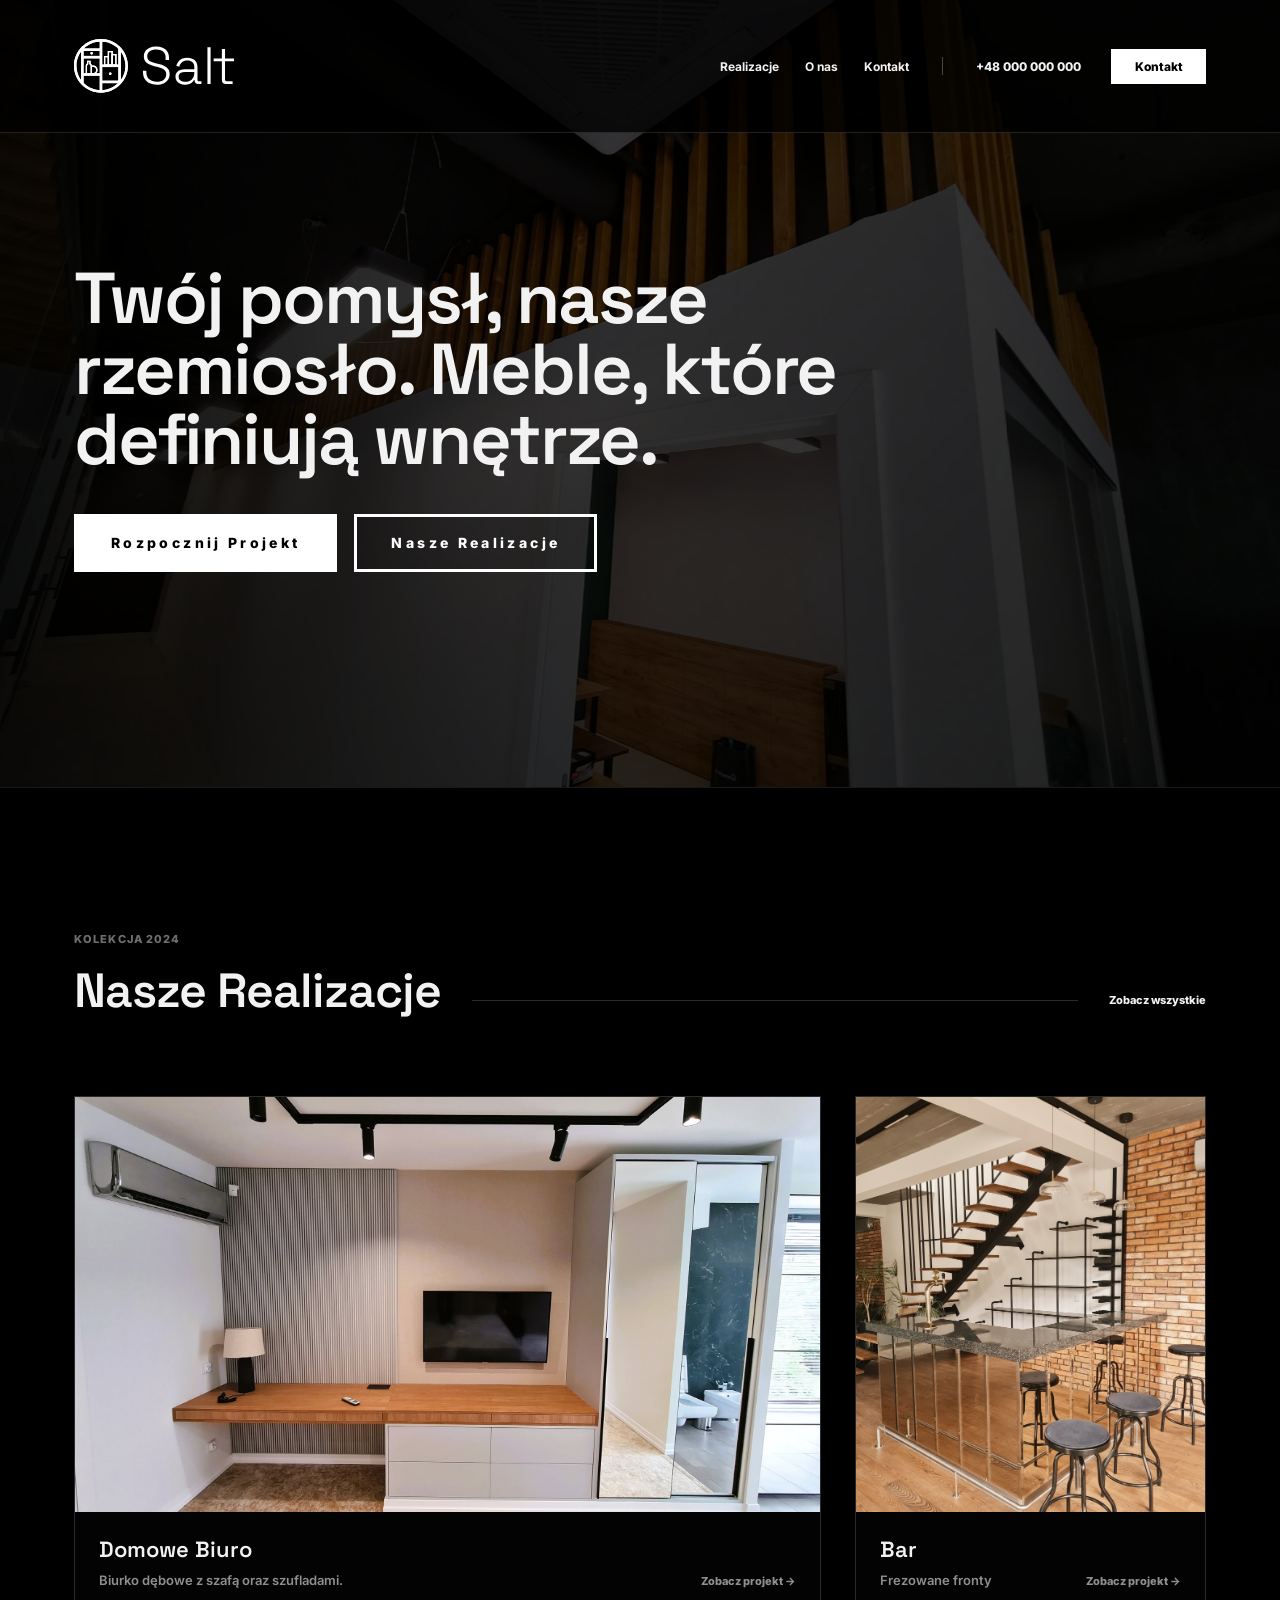
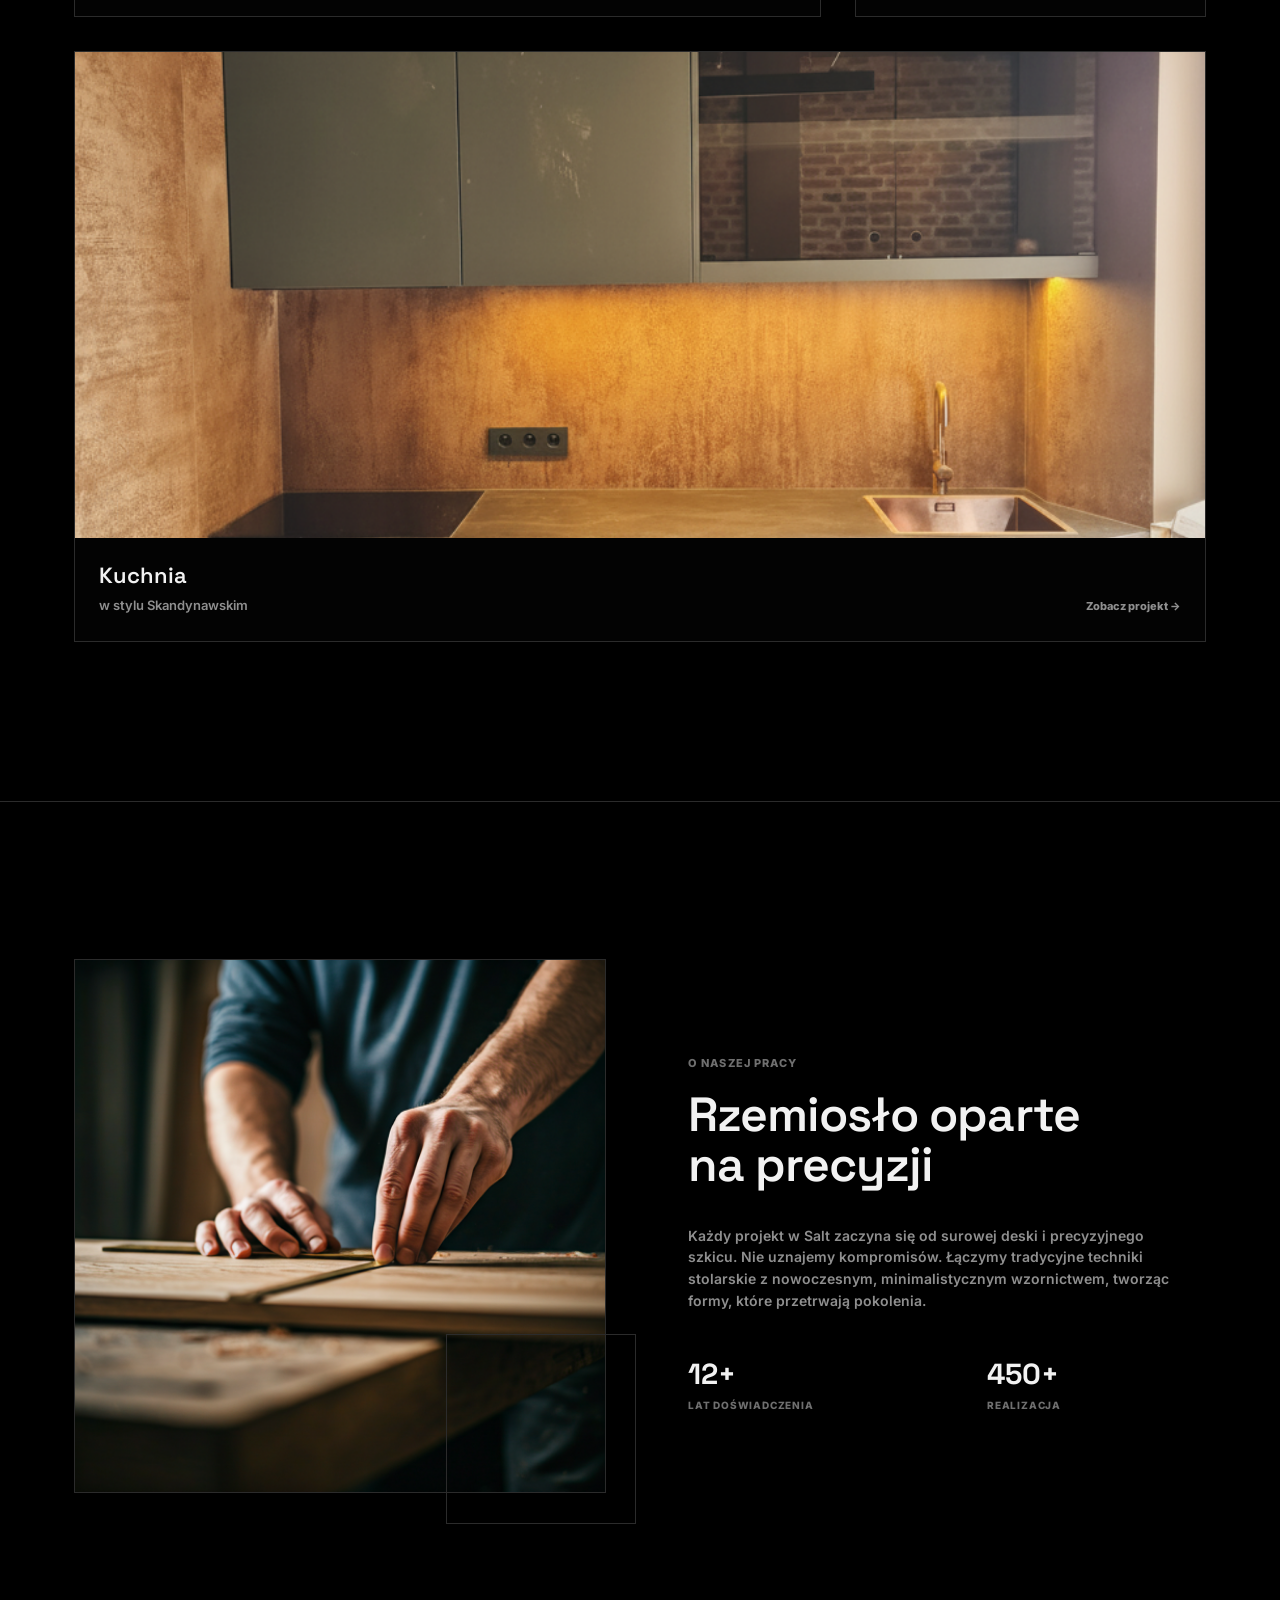
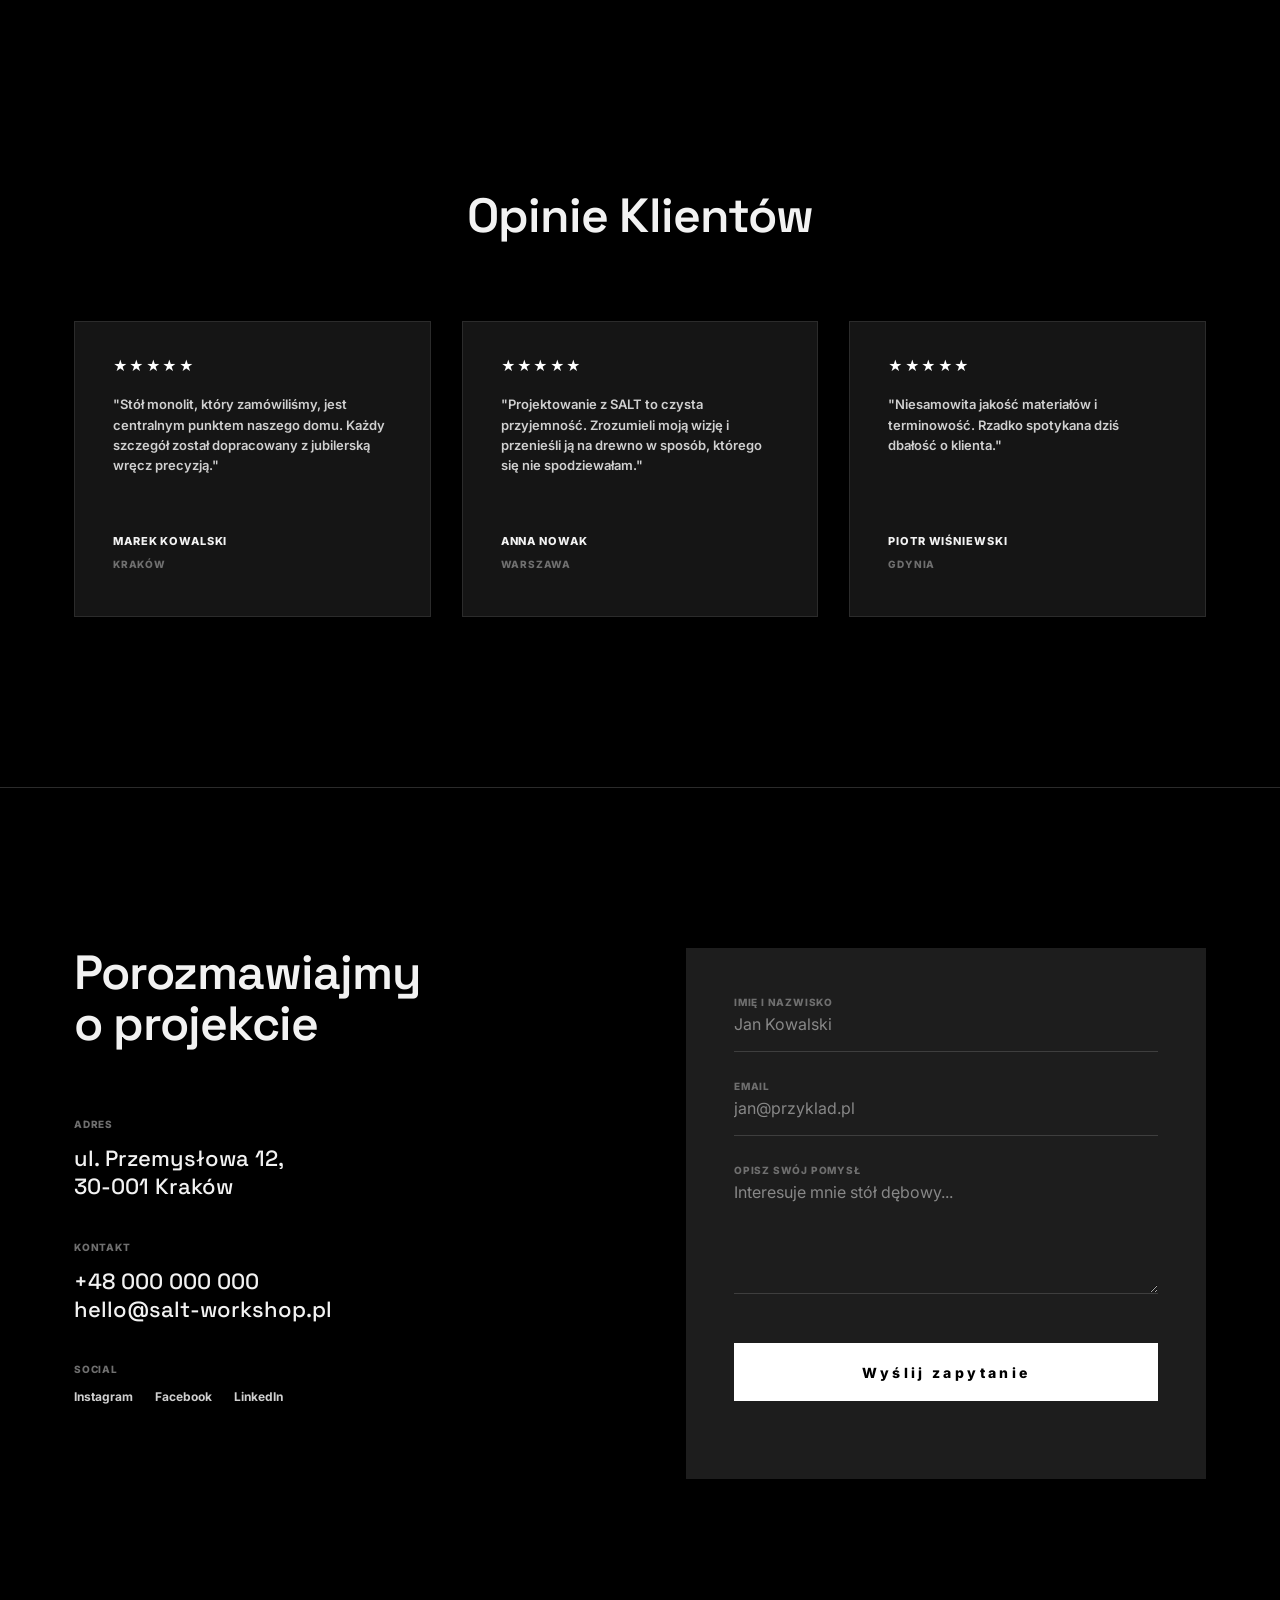
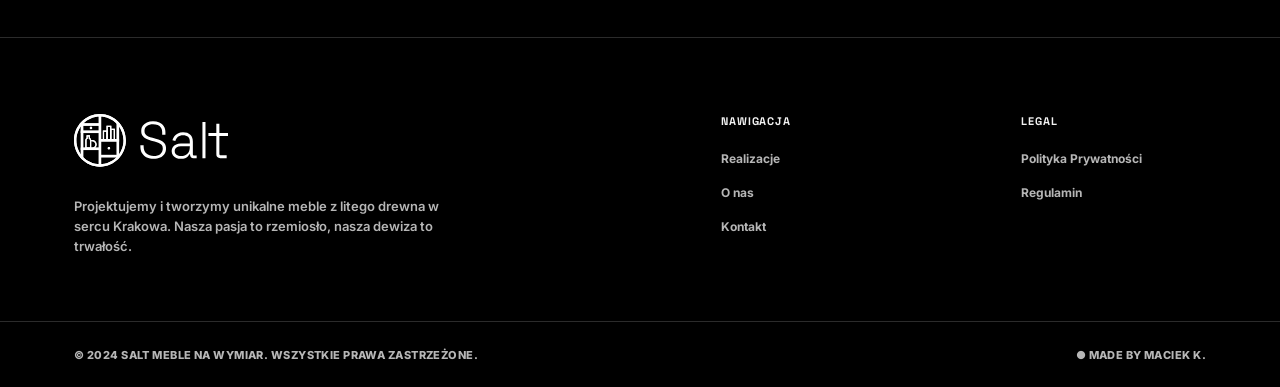
<file: index.html>
<!doctype html>
<html lang="pl">
  <head>
    <meta charset="UTF-8" />
    <meta name="viewport" content="width=device-width, initial-scale=1.0" />
    <meta
      name="description"
      content="SALT tworzy unikalne meble z litego drewna w sercu Krakowa. Stolarka na wymiar, realizacje, projekt i montaz."
    />
    <title>SALT - meble na wymiar</title>
    <link rel="preconnect" href="https://fonts.googleapis.com" />
    <link rel="preconnect" href="https://fonts.gstatic.com" crossorigin />
    <link
      href="https://fonts.googleapis.com/css2?family=Inter:wght@400;500;600;700;800&family=Space+Grotesk:wght@400;500;600;700&display=swap"
      rel="stylesheet"
    />
    <link rel="stylesheet" href="./styles.css" />
  </head>
  <body>
    <a class="skip-link" href="#main">Przejdź do treści</a>

    <header class="site-header" data-header>
      <div class="wrap header-inner">
        <a class="brand" href="#top" aria-label="SALT - strona główna">
          <img src="./03-assets/logos/Salt white logo 1.svg" alt="Salt" />
        </a>

        <button class="nav-toggle" type="button" aria-label="Otwórz menu" aria-expanded="false" data-nav-toggle>
          <span></span>
          <span></span>
        </button>

        <nav class="site-nav" aria-label="Główna nawigacja" data-nav>
          <a href="./realizacje.html">Realizacje</a>
          <a href="./o-nas.html">O nas</a>
          <a href="./kontakt.html">Kontakt</a>
        </nav>

        <div class="header-cta">
          <a href="tel:+48000000000">+48 000 000 000</a>
          <a class="small-button" href="./kontakt.html">Kontakt</a>
        </div>
      </div>
    </header>

    <main id="main">
      <section class="hero" id="top" aria-labelledby="hero-title">
        <img class="hero-bg" src="./03-assets/images/realizacja-biuro-showroom-02.png" alt="" />
        <div class="hero-shade" aria-hidden="true"></div>

        <div class="wrap hero-content reveal">
          <h1 id="hero-title">Twój pomysł, nasze rzemiosło. Meble, które definiują wnętrze.</h1>
          <div class="hero-actions">
            <a class="button button-light" href="#kontakt">Rozpocznij Projekt</a>
            <a class="button button-dark" href="./realizacje.html">Nasze Realizacje</a>
          </div>
        </div>
      </section>

      <section class="work section" id="realizacje" aria-labelledby="work-title">
        <div class="wrap">
          <div class="section-heading reveal">
            <div>
              <p class="overline">Kolekcja 2024</p>
              <h2 id="work-title">Nasze Realizacje</h2>
            </div>
            <span class="heading-line" aria-hidden="true"></span>
            <a class="view-all" href="./realizacje.html">Zobacz wszystkie</a>
          </div>

          <div class="project-grid stagger">
            <article class="project-card project-card-wide">
              <a class="project-image" href="#kontakt" aria-label="Domowe biuro">
                <img src="./03-assets/images/realizacja-salon-zabudowa-tv-02.png" alt="Domowe biuro z biurkiem dębowym i szafą z szufladami" />
              </a>
              <div class="project-info project-info-row">
                <div>
                  <h3>Domowe Biuro</h3>
                  <p>Biurko dębowe z szafą oraz szufladami.</p>
                </div>
                <a href="#kontakt">Zobacz projekt <span aria-hidden="true">→</span></a>
              </div>
            </article>

            <article class="project-card project-card-tall">
              <a class="project-image" href="#kontakt" aria-label="Bar">
                <img src="./03-assets/images/realizacja-schody-drewno-metal.png" alt="Bar z frezowanymi frontami i olejowanym dębem" />
              </a>
              <div class="project-info project-info-row">
                <div>
                  <h3>Bar</h3>
                  <p>Frezowane fronty</p>
                </div>
                <a href="#kontakt">Zobacz projekt <span aria-hidden="true">→</span></a>
              </div>
            </article>

            <article class="project-card project-card-full">
              <a class="project-image" href="./realizacja-kuchnia-skandynawska.html" aria-label="Kuchnia w stylu Skandynawskim">
                <img src="./03-assets/images/realizacja-kuchnia-kompaktowa-02.png" alt="Kuchnia w stylu skandynawskim z zielonymi frontami" />
              </a>
              <div class="project-info project-info-row">
                <div>
                  <h3>Kuchnia</h3>
                  <p>w stylu Skandynawskim</p>
                </div>
                <a href="./realizacja-kuchnia-skandynawska.html">Zobacz projekt <span aria-hidden="true">→</span></a>
              </div>
            </article>
          </div>
        </div>
      </section>

      <section class="about section" id="o-nas" aria-labelledby="about-title">
        <div class="wrap about-grid">
          <div class="about-image project-image-reveal">
            <img src="./03-assets/images/proces-praca-reczna-drewno-01.png" alt="Rzemieślnik pracujący ręcznie z drewnem" />
            <span class="about-frame" aria-hidden="true"></span>
          </div>

          <div class="about-copy reveal">
            <p class="overline">O naszej pracy</p>
            <h2 id="about-title">Rzemiosło oparte na precyzji</h2>
            <p>
              Każdy projekt w Salt zaczyna się od surowej deski i precyzyjnego szkicu.
              Nie uznajemy kompromisów. Łączymy tradycyjne techniki stolarskie z
              nowoczesnym, minimalistycznym wzornictwem, tworząc formy, które przetrwają pokolenia.
            </p>

            <div class="stats fade-icons">
              <div>
                <strong>12+</strong>
                <span>Lat doświadczenia</span>
              </div>
              <div>
                <strong>450+</strong>
                <span>Realizacja</span>
              </div>
            </div>
          </div>
        </div>
      </section>

      <section class="testimonials section" aria-labelledby="testimonials-title">
        <div class="wrap">
          <h2 id="testimonials-title" class="center-title reveal">Opinie Klientów</h2>

          <div class="testimonial-grid stagger">
            <article class="testimonial-card">
              <div class="stars" aria-label="5 gwiazdek">★★★★★</div>
              <p>
                "Stół monolit, który zamówiliśmy, jest centralnym punktem naszego domu.
                Każdy szczegół został dopracowany z jubilerską wręcz precyzją."
              </p>
              <strong>Marek Kowalski</strong>
              <span>Kraków</span>
            </article>

            <article class="testimonial-card">
              <div class="stars" aria-label="5 gwiazdek">★★★★★</div>
              <p>
                "Projektowanie z SALT to czysta przyjemność. Zrozumieli moją wizję
                i przenieśli ją na drewno w sposób, którego się nie spodziewałam."
              </p>
              <strong>Anna Nowak</strong>
              <span>Warszawa</span>
            </article>

            <article class="testimonial-card">
              <div class="stars" aria-label="5 gwiazdek">★★★★★</div>
              <p>
                "Niesamowita jakość materiałów i terminowość. Rzadko spotykana dziś
                dbałość o klienta."
              </p>
              <strong>Piotr Wiśniewski</strong>
              <span>Gdynia</span>
            </article>
          </div>
        </div>
      </section>

      <section class="contact section" id="kontakt" aria-labelledby="contact-title">
        <div class="wrap contact-grid">
          <div class="contact-copy reveal">
            <h2 id="contact-title">Porozmawiajmy <br />o projekcie</h2>

            <div class="contact-block">
              <span>Adres</span>
              <p>ul. Przemysłowa 12,<br />30-001 Kraków</p>
            </div>

            <div class="contact-block">
              <span>Kontakt</span>
              <p>+48 000 000 000<br />hello@salt-workshop.pl</p>
            </div>

            <div class="contact-social">
              <span>Social</span>
              <div>
                <a href="#top">Instagram</a>
                <a href="#top">Facebook</a>
                <a href="#top">LinkedIn</a>
              </div>
            </div>
          </div>

          <form class="contact-form reveal" data-contact-form>
            <label>
              <span>Imię i nazwisko</span>
              <input type="text" name="name" placeholder="Jan Kowalski" autocomplete="name" required />
            </label>

            <label>
              <span>Email</span>
              <input type="email" name="email" placeholder="jan@przyklad.pl" autocomplete="email" required />
            </label>

            <label>
              <span>Opisz swój pomysł</span>
              <textarea name="message" rows="4" placeholder="Interesuje mnie stół dębowy..." required></textarea>
            </label>

            <button class="button button-light" type="submit">Wyślij zapytanie</button>
            <p class="form-status" role="status" aria-live="polite" data-form-status></p>
          </form>
        </div>
      </section>
    </main>

    <footer class="site-footer">
      <div class="wrap footer-main">
        <div class="footer-brand">
          <img src="./03-assets/logos/Salt white logo 1.svg" alt="Salt" />
          <p>
            Projektujemy i tworzymy unikalne meble z litego drewna w sercu Krakowa.
            Nasza pasja to rzemiosło, nasza dewiza to trwałość.
          </p>
        </div>

        <nav class="footer-nav" aria-label="Nawigacja w stopce">
          <h3>Nawigacja</h3>
          <a href="./realizacje.html">Realizacje</a>
          <a href="./o-nas.html">O nas</a>
          <a href="./kontakt.html">Kontakt</a>
        </nav>

        <div class="footer-nav">
          <h3>Legal</h3>
          <a href="#top">Polityka Prywatności</a>
          <a href="#top">Regulamin</a>
        </div>
      </div>

      <div class="footer-bottom">
        <div class="wrap">
          <span>© 2024 SALT Meble na wymiar. Wszystkie prawa zastrzeżone.</span>
          <a href="https://maciekk88.github.io/maciekkportfolio/" target="_blank" rel="noreferrer">● made by Maciek K.</a>
        </div>
      </div>
    </footer>

    <script src="./main.js"></script>
  </body>
</html>
</file>
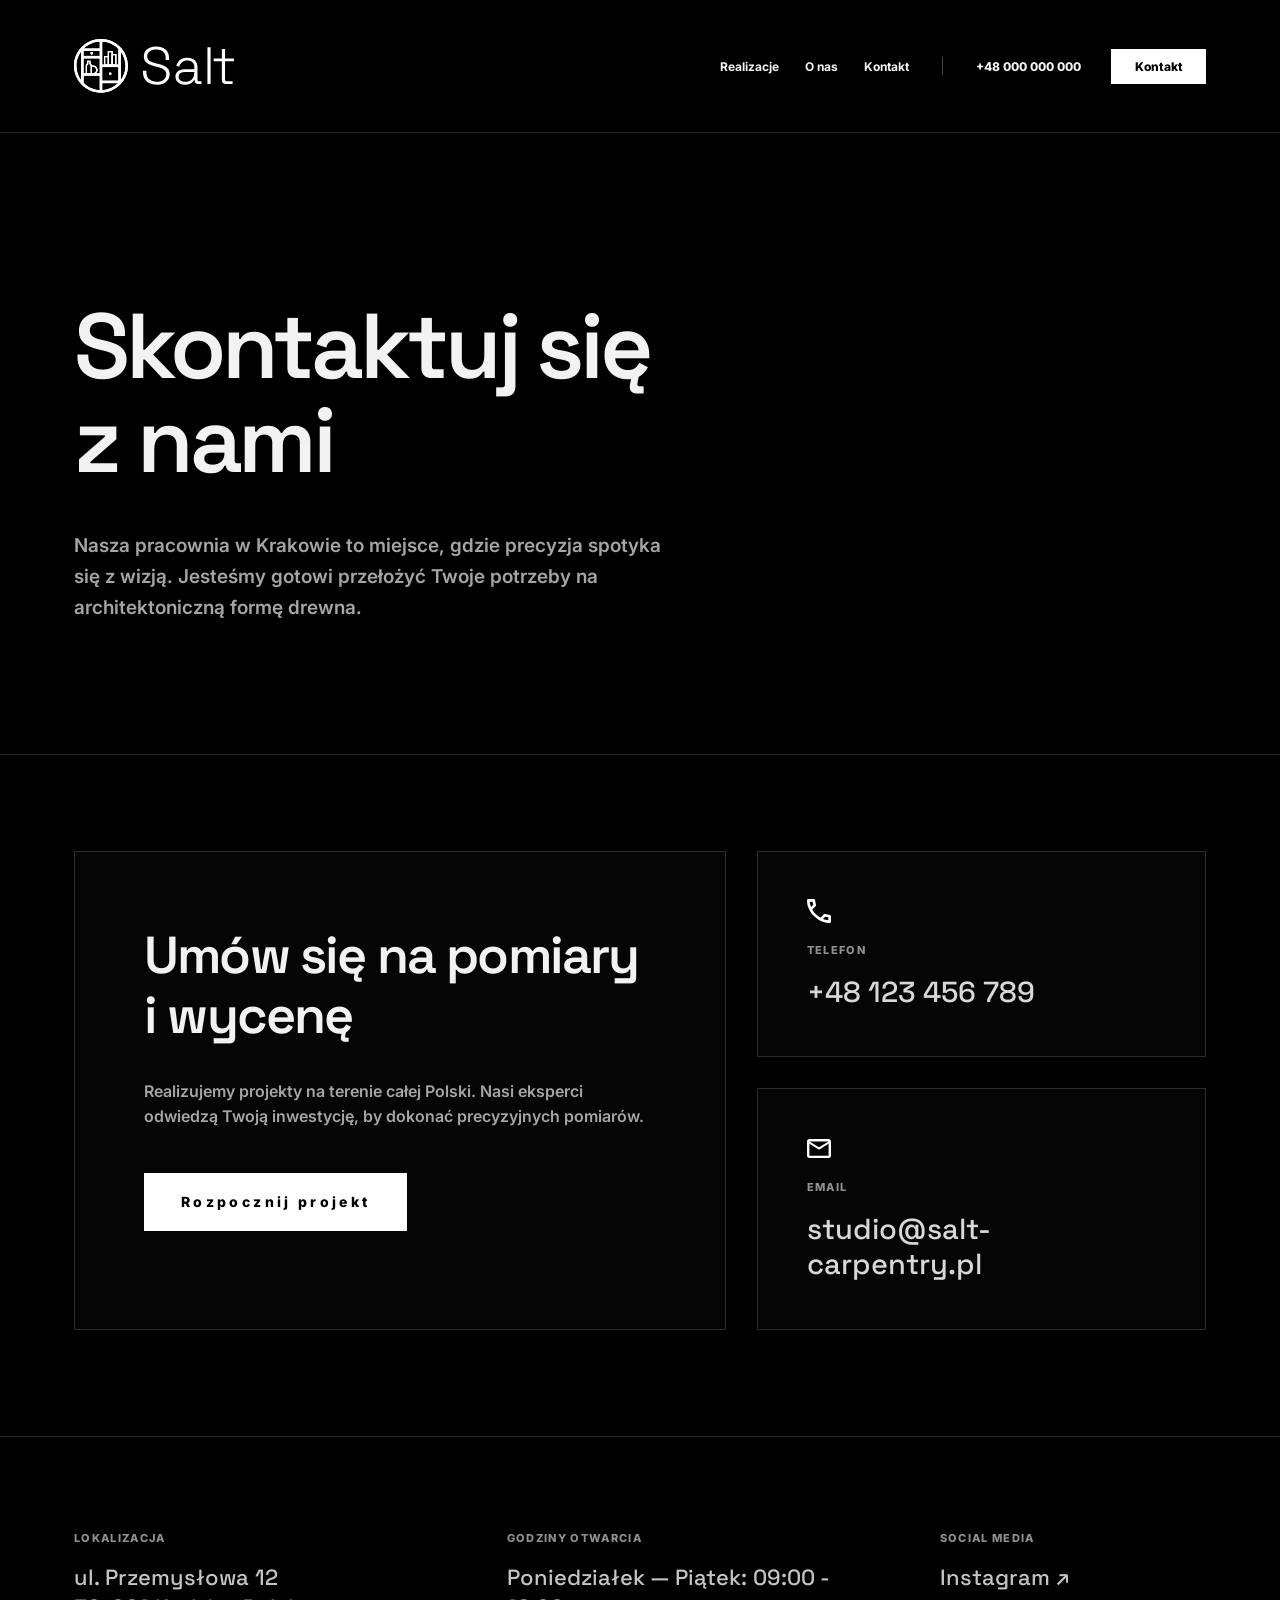
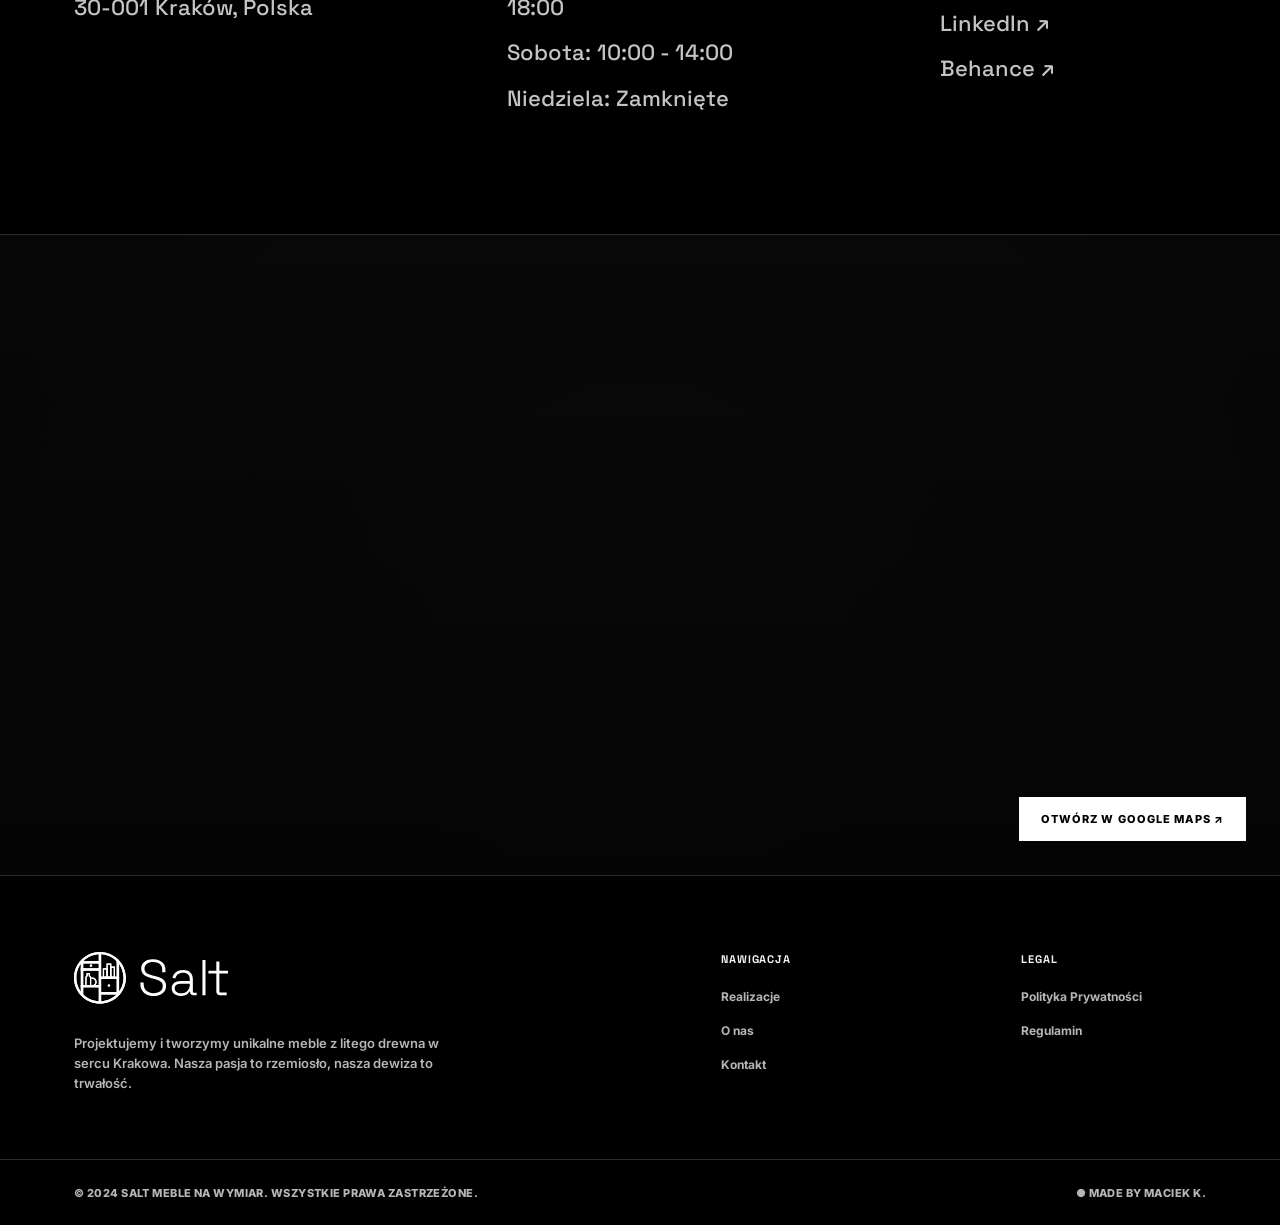
<file: kontakt.html>
<!doctype html>
<html lang="pl">
  <head>
    <meta charset="UTF-8" />
    <meta name="viewport" content="width=device-width, initial-scale=1.0" />
    <meta
      name="description"
      content="Skontaktuj się z SALT. Umów pomiar, wycenę lub spotkanie w pracowni stolarskiej w Krakowie."
    />
    <title>Kontakt | SALT</title>
    <link rel="preconnect" href="https://fonts.googleapis.com" />
    <link rel="preconnect" href="https://fonts.gstatic.com" crossorigin />
    <link
      href="https://fonts.googleapis.com/css2?family=Inter:wght@400;500;600;700;800&family=Space+Grotesk:wght@400;500;600;700&display=swap"
      rel="stylesheet"
    />
    <link rel="stylesheet" href="./styles.css" />
  </head>
  <body>
    <a class="skip-link" href="#main">Przejdź do treści</a>

    <header class="site-header" data-header>
      <div class="wrap header-inner">
        <a class="brand" href="./index.html" aria-label="SALT - strona główna">
          <img src="./03-assets/logos/Salt white logo 1.svg" alt="Salt" />
        </a>

        <button class="nav-toggle" type="button" aria-label="Otwórz menu" aria-expanded="false" data-nav-toggle>
          <span></span>
          <span></span>
        </button>

        <nav class="site-nav" aria-label="Główna nawigacja" data-nav>
          <a href="./realizacje.html">Realizacje</a>
          <a href="./o-nas.html">O nas</a>
          <a href="./kontakt.html" aria-current="page">Kontakt</a>
        </nav>

        <div class="header-cta">
          <a href="tel:+48000000000">+48 000 000 000</a>
          <a class="small-button" href="./kontakt.html">Kontakt</a>
        </div>
      </div>
    </header>

    <main id="main" class="contact-page">
      <section class="contact-hero reveal" aria-labelledby="contact-page-title">
        <div class="wrap">
          <h1 id="contact-page-title">Skontaktuj się <br />z nami</h1>
          <p>
            Nasza pracownia w Krakowie to miejsce, gdzie precyzja spotyka się z wizją.
            Jesteśmy gotowi przełożyć Twoje potrzeby na architektoniczną formę drewna.
          </p>
        </div>
      </section>

      <section class="contact-panel-section section">
        <div class="wrap contact-panel-grid">
          <article class="contact-meeting reveal">
            <h2>Umów się na pomiary i wycenę</h2>
            <p>Realizujemy projekty na terenie całej Polski. Nasi eksperci odwiedzą Twoją inwestycję, by dokonać precyzyjnych pomiarów.</p>
            <a class="button button-light" href="mailto:studio@salt-carpentry.pl">Rozpocznij projekt</a>
          </article>

          <div class="contact-methods stagger">
            <article>
              <img class="contact-icon" src="./03-assets/icons/Icon.svg" alt="" aria-hidden="true" />
              <h3>Telefon</h3>
              <a href="tel:+48123456789">+48 123 456 789</a>
            </article>
            <article>
              <img class="contact-icon" src="./03-assets/icons/Icon-1.svg" alt="" aria-hidden="true" />
              <h3>Email</h3>
              <a href="mailto:studio@salt-carpentry.pl">studio@salt-carpentry.pl</a>
            </article>
          </div>
        </div>
      </section>

      <section class="contact-info-section">
        <div class="wrap contact-info-grid reveal">
          <div>
            <h2>Lokalizacja</h2>
            <p>ul. Przemysłowa 12<br />30-001 Kraków, Polska</p>
          </div>
          <div>
            <h2>Godziny otwarcia</h2>
            <p>Poniedziałek — Piątek: 09:00 - 18:00</p>
            <p>Sobota: 10:00 - 14:00</p>
            <p>Niedziela: Zamknięte</p>
          </div>
          <div>
            <h2>Social media</h2>
            <a href="#top">Instagram ↗</a>
            <a href="#top">LinkedIn ↗</a>
            <a href="#top">Behance ↗</a>
          </div>
        </div>
      </section>

      <section class="map-section" aria-label="Mapa dojazdu">
        <div class="map-frame reveal">
          <iframe
            title="Mapa Google: ul. Przemysłowa 12, Kraków"
            src="https://www.google.com/maps?q=ul.%20Przemys%C5%82owa%2012%2C%2030-001%20Krak%C3%B3w%2C%20Polska&output=embed"
            loading="lazy"
            referrerpolicy="no-referrer-when-downgrade"
            allowfullscreen
          ></iframe>
          <a class="map-open" href="https://www.google.com/maps/search/?api=1&query=ul.%20Przemys%C5%82owa%2012%2C%2030-001%20Krak%C3%B3w%2C%20Polska" target="_blank" rel="noreferrer">
            Otwórz w Google Maps ↗
          </a>
        </div>
      </section>
    </main>

    <footer class="site-footer">
      <div class="wrap footer-main">
        <div class="footer-brand">
          <img src="./03-assets/logos/Salt white logo 1.svg" alt="Salt" />
          <p>
            Projektujemy i tworzymy unikalne meble z litego drewna w sercu Krakowa.
            Nasza pasja to rzemiosło, nasza dewiza to trwałość.
          </p>
        </div>

        <nav class="footer-nav" aria-label="Nawigacja w stopce">
          <h3>Nawigacja</h3>
          <a href="./realizacje.html">Realizacje</a>
          <a href="./o-nas.html">O nas</a>
          <a href="./kontakt.html">Kontakt</a>
        </nav>

        <div class="footer-nav">
          <h3>Legal</h3>
          <a href="#top">Polityka Prywatności</a>
          <a href="#top">Regulamin</a>
        </div>
      </div>

      <div class="footer-bottom">
        <div class="wrap">
          <span>© 2024 SALT Meble na wymiar. Wszystkie prawa zastrzeżone.</span>
          <a href="https://maciekk88.github.io/maciekkportfolio/" target="_blank" rel="noreferrer">● made by Maciek K.</a>
        </div>
      </div>
    </footer>

    <script src="./main.js"></script>
  </body>
</html>
</file>
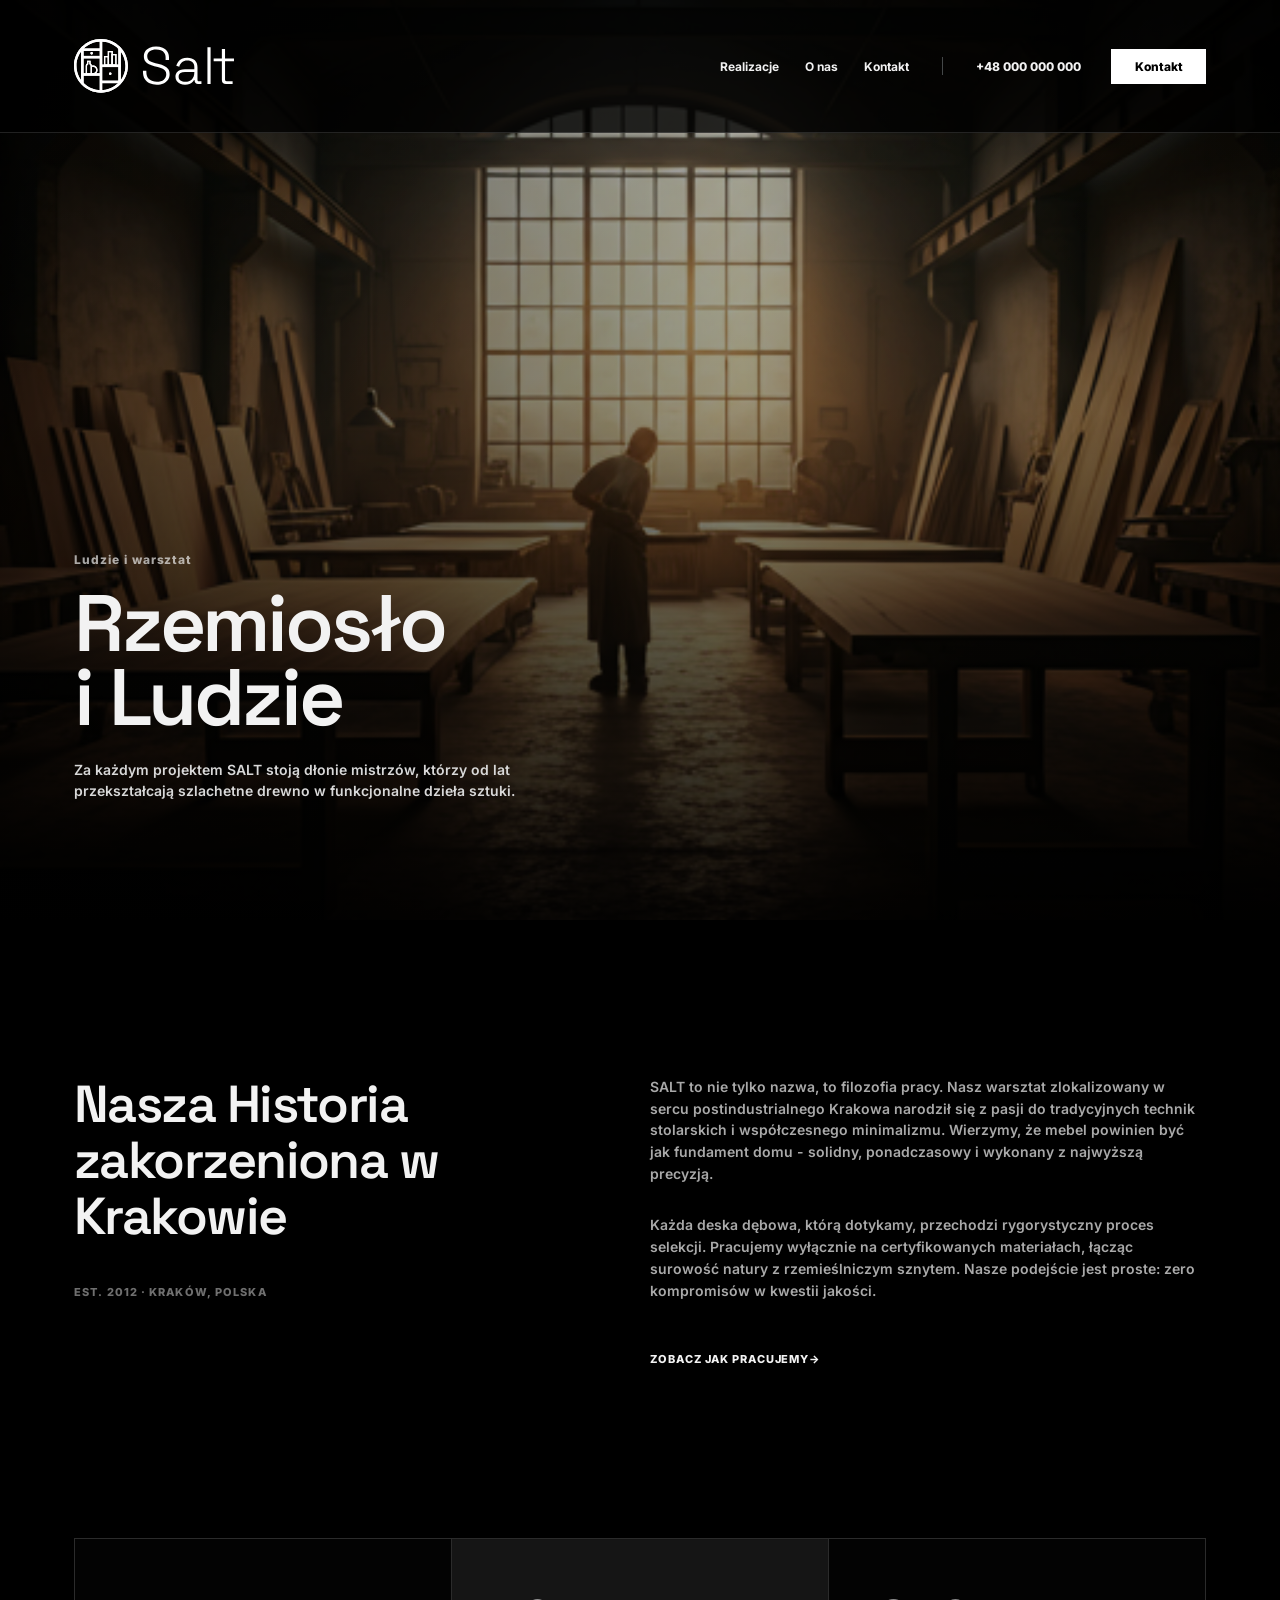
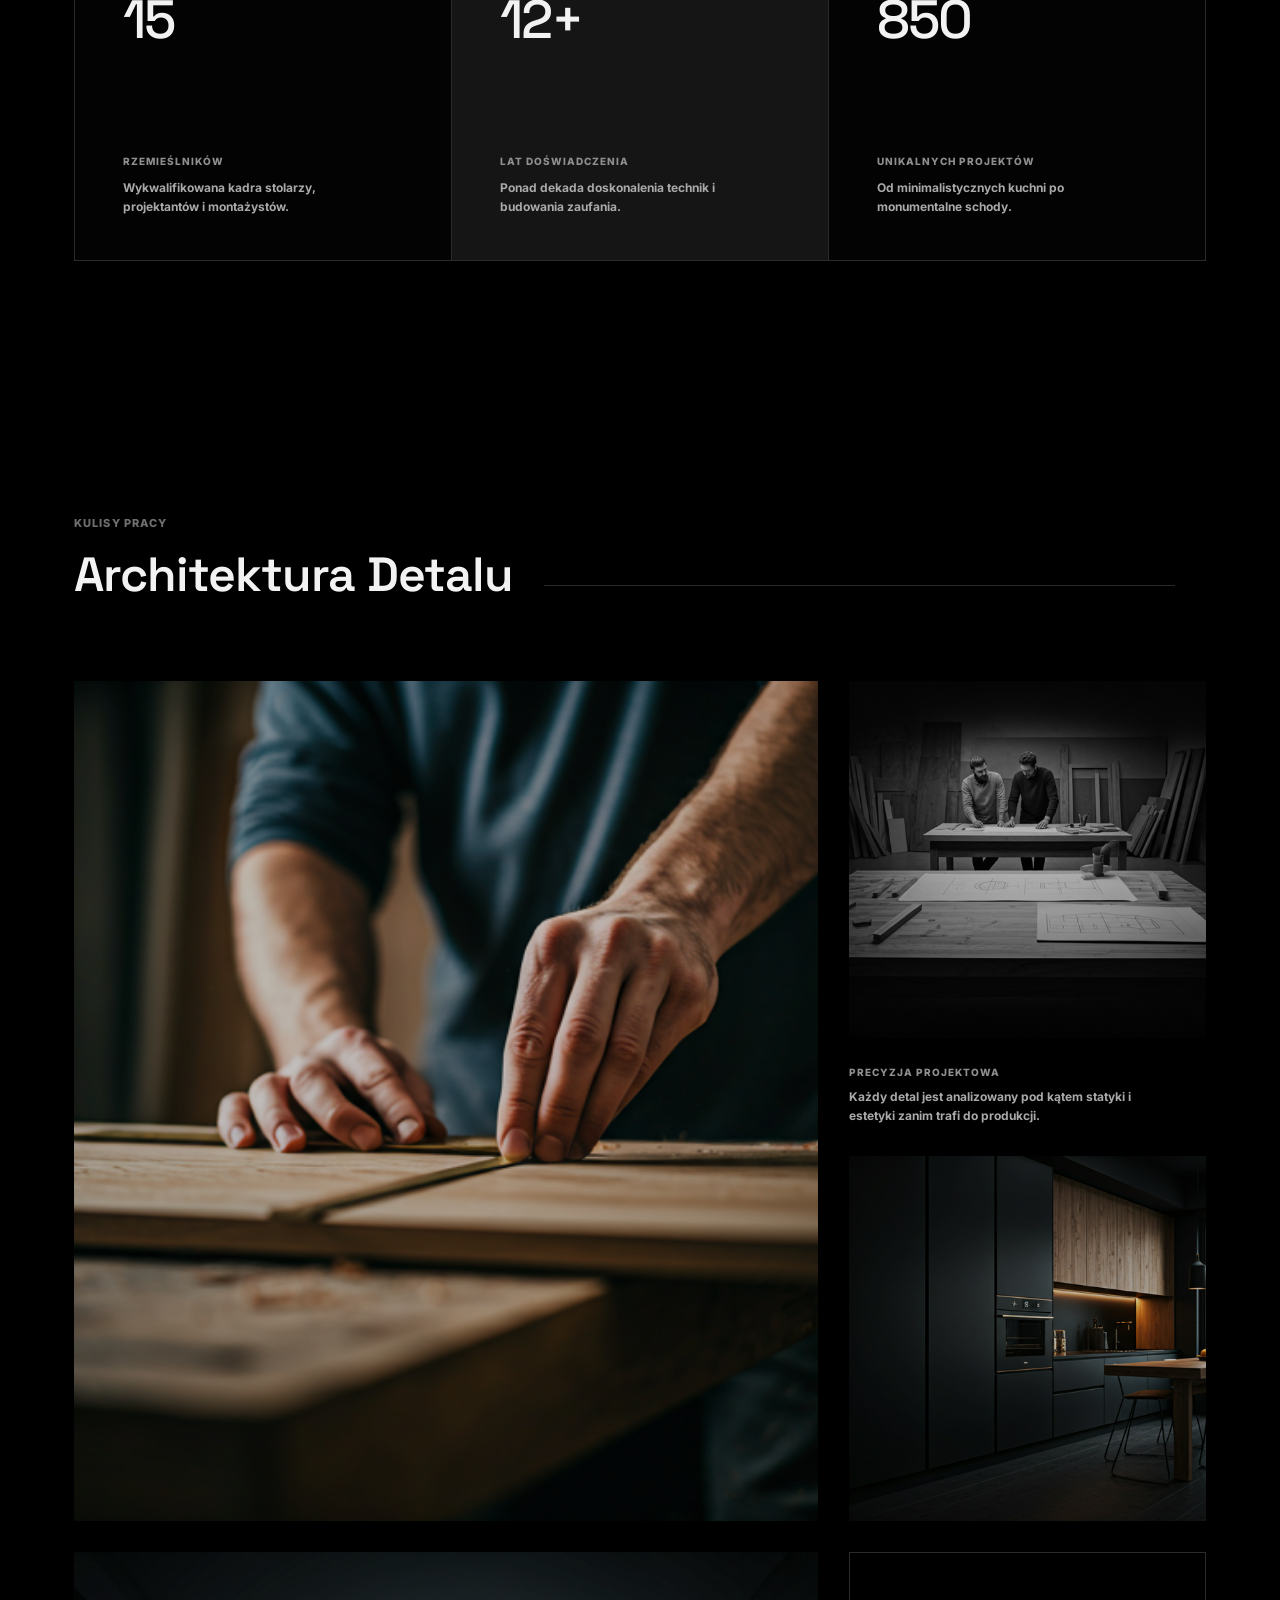
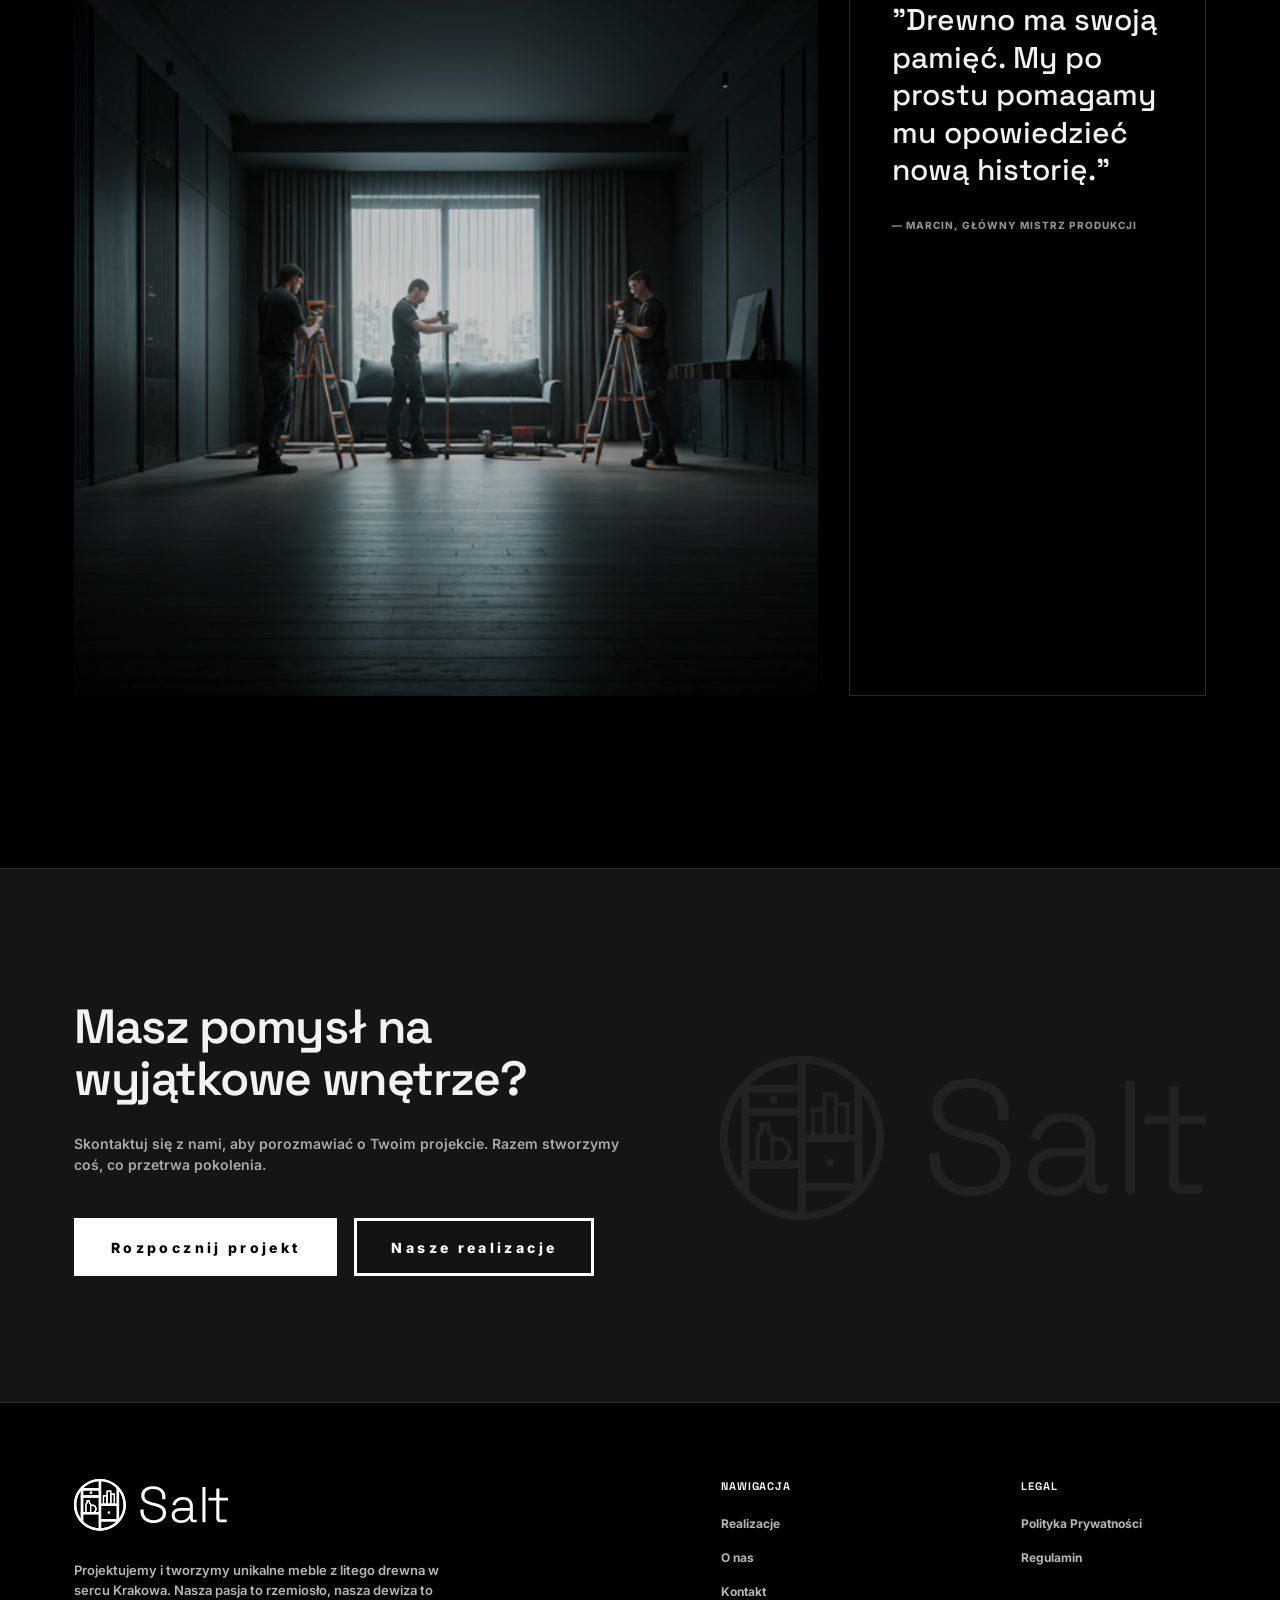
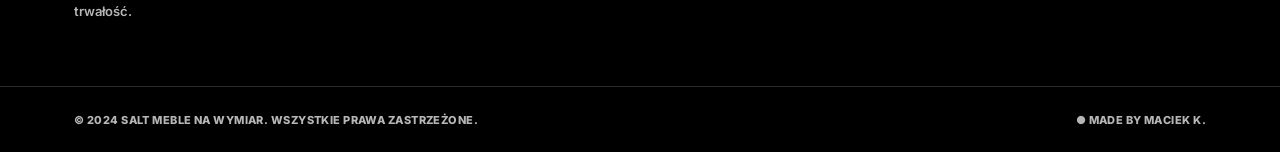
<file: o-nas.html>
<!doctype html>
<html lang="pl">
  <head>
    <meta charset="UTF-8" />
    <meta name="viewport" content="width=device-width, initial-scale=1.0" />
    <meta
      name="description"
      content="Poznaj SALT: ludzi, warsztat i rzemiosło stojące za meblami na wymiar tworzonymi w Krakowie."
    />
    <title>O nas | SALT</title>
    <link rel="preconnect" href="https://fonts.googleapis.com" />
    <link rel="preconnect" href="https://fonts.gstatic.com" crossorigin />
    <link
      href="https://fonts.googleapis.com/css2?family=Inter:wght@400;500;600;700;800&family=Space+Grotesk:wght@400;500;600;700&display=swap"
      rel="stylesheet"
    />
    <link rel="stylesheet" href="./styles.css" />
  </head>
  <body>
    <a class="skip-link" href="#main">Przejdź do treści</a>

    <header class="site-header" data-header>
      <div class="wrap header-inner">
        <a class="brand" href="./index.html" aria-label="SALT - strona główna">
          <img src="./03-assets/logos/Salt white logo 1.svg" alt="Salt" />
        </a>

        <button class="nav-toggle" type="button" aria-label="Otwórz menu" aria-expanded="false" data-nav-toggle>
          <span></span>
          <span></span>
        </button>

        <nav class="site-nav" aria-label="Główna nawigacja" data-nav>
          <a href="./realizacje.html">Realizacje</a>
          <a href="./o-nas.html" aria-current="page">O nas</a>
          <a href="./kontakt.html">Kontakt</a>
        </nav>

        <div class="header-cta">
          <a href="tel:+48000000000">+48 000 000 000</a>
          <a class="small-button" href="./kontakt.html">Kontakt</a>
        </div>
      </div>
    </header>

    <main id="main" class="about-page">
      <section class="about-hero reveal" aria-labelledby="about-page-title">
        <img src="./03-assets/images/warsztat-stolarnia-przestrzen.png" alt="Przestrzeń warsztatu stolarskiego z drewnem i naturalnym światłem" />
        <div class="about-hero__shade" aria-hidden="true"></div>
        <div class="wrap about-hero__content">
          <p class="project-kicker">Ludzie i warsztat</p>
          <h1 id="about-page-title">Rzemiosło <br />i Ludzie</h1>
          <p>Za każdym projektem SALT stoją dłonie mistrzów, którzy od lat przekształcają szlachetne drewno w funkcjonalne dzieła sztuki.</p>
        </div>
      </section>

      <section class="about-history section">
        <div class="wrap about-history__grid">
          <div class="reveal">
            <h2>Nasza Historia zakorzeniona w Krakowie</h2>
            <p class="overline">Est. 2012 · Kraków, Polska</p>
          </div>
          <div class="about-history__copy reveal">
            <p>
              SALT to nie tylko nazwa, to filozofia pracy. Nasz warsztat zlokalizowany w sercu
              postindustrialnego Krakowa narodził się z pasji do tradycyjnych technik stolarskich
              i współczesnego minimalizmu. Wierzymy, że mebel powinien być jak fundament domu -
              solidny, ponadczasowy i wykonany z najwyższą precyzją.
            </p>
            <p>
              Każda deska dębowa, którą dotykamy, przechodzi rygorystyczny proces selekcji.
              Pracujemy wyłącznie na certyfikowanych materiałach, łącząc surowość natury
              z rzemieślniczym sznytem. Nasze podejście jest proste: zero kompromisów w kwestii jakości.
            </p>
            <a class="text-link" href="#kulisy">Zobacz jak pracujemy <span aria-hidden="true">→</span></a>
          </div>
        </div>
      </section>

      <section class="about-stats">
        <div class="wrap about-stats__grid stagger">
          <article>
            <strong>15</strong>
            <span>Rzemieślników</span>
            <p>Wykwalifikowana kadra stolarzy, projektantów i montażystów.</p>
          </article>
          <article>
            <strong>12+</strong>
            <span>Lat doświadczenia</span>
            <p>Ponad dekada doskonalenia technik i budowania zaufania.</p>
          </article>
          <article>
            <strong>850</strong>
            <span>Unikalnych projektów</span>
            <p>Od minimalistycznych kuchni po monumentalne schody.</p>
          </article>
        </div>
      </section>

      <section class="craft-section section" id="kulisy" aria-labelledby="craft-title">
        <div class="wrap">
          <div class="section-heading reveal">
            <div>
              <p class="overline">Kulisy pracy</p>
              <h2 id="craft-title">Architektura Detalu</h2>
            </div>
            <span class="heading-line" aria-hidden="true"></span>
          </div>

          <div class="craft-grid stagger">
            <figure class="craft-large">
              <img src="./03-assets/images/proces-praca-reczna-drewno-01.png" alt="Rzemieślnik ręcznie pracujący przy drewnie" />
            </figure>
            <figure class="craft-top">
              <img src="./03-assets/images/warsztat-rzemieslnicy-przy-stole-bw.png" alt="Zespół przy stole warsztatowym" />
              <figcaption>
                <span>Precyzja projektowa</span>
                <p>Każdy detal jest analizowany pod kątem statyki i estetyki zanim trafi do produkcji.</p>
              </figcaption>
            </figure>
            <figure>
              <img src="./03-assets/images/realizacja-kuchnia-ciemna-drewno.png" alt="Ciemna kuchnia z drewnianym akcentem" />
            </figure>
            <figure>
              <img src="./03-assets/images/ekipa-montaz-wnetrze.png" alt="Ekipa montażowa w ciemnym wnętrzu" />
            </figure>
            <blockquote>
              "Drewno ma swoją pamięć. My po prostu pomagamy mu opowiedzieć nową historię."
              <cite>— Marcin, główny mistrz produkcji</cite>
            </blockquote>
          </div>
        </div>
      </section>

      <section class="about-cta">
        <div class="wrap reveal">
          <div>
            <h2>Masz pomysł na wyjątkowe wnętrze?</h2>
            <p>Skontaktuj się z nami, aby porozmawiać o Twoim projekcie. Razem stworzymy coś, co przetrwa pokolenia.</p>
            <div class="hero-actions">
              <a class="button button-light" href="./index.html#kontakt">Rozpocznij projekt</a>
              <a class="button button-dark" href="./realizacje.html">Nasze realizacje</a>
            </div>
          </div>
          <img class="about-cta__mark" src="./03-assets/logos/Salt white logo 1.svg" alt="" aria-hidden="true" />
        </div>
      </section>
    </main>

    <footer class="site-footer">
      <div class="wrap footer-main">
        <div class="footer-brand">
          <img src="./03-assets/logos/Salt white logo 1.svg" alt="Salt" />
          <p>
            Projektujemy i tworzymy unikalne meble z litego drewna w sercu Krakowa.
            Nasza pasja to rzemiosło, nasza dewiza to trwałość.
          </p>
        </div>

        <nav class="footer-nav" aria-label="Nawigacja w stopce">
          <h3>Nawigacja</h3>
          <a href="./realizacje.html">Realizacje</a>
          <a href="./o-nas.html">O nas</a>
          <a href="./kontakt.html">Kontakt</a>
        </nav>

        <div class="footer-nav">
          <h3>Legal</h3>
          <a href="#top">Polityka Prywatności</a>
          <a href="#top">Regulamin</a>
        </div>
      </div>

      <div class="footer-bottom">
        <div class="wrap">
          <span>© 2024 SALT Meble na wymiar. Wszystkie prawa zastrzeżone.</span>
          <a href="https://maciekk88.github.io/maciekkportfolio/" target="_blank" rel="noreferrer">● made by Maciek K.</a>
        </div>
      </div>
    </footer>

    <script src="./main.js"></script>
  </body>
</html>
</file>
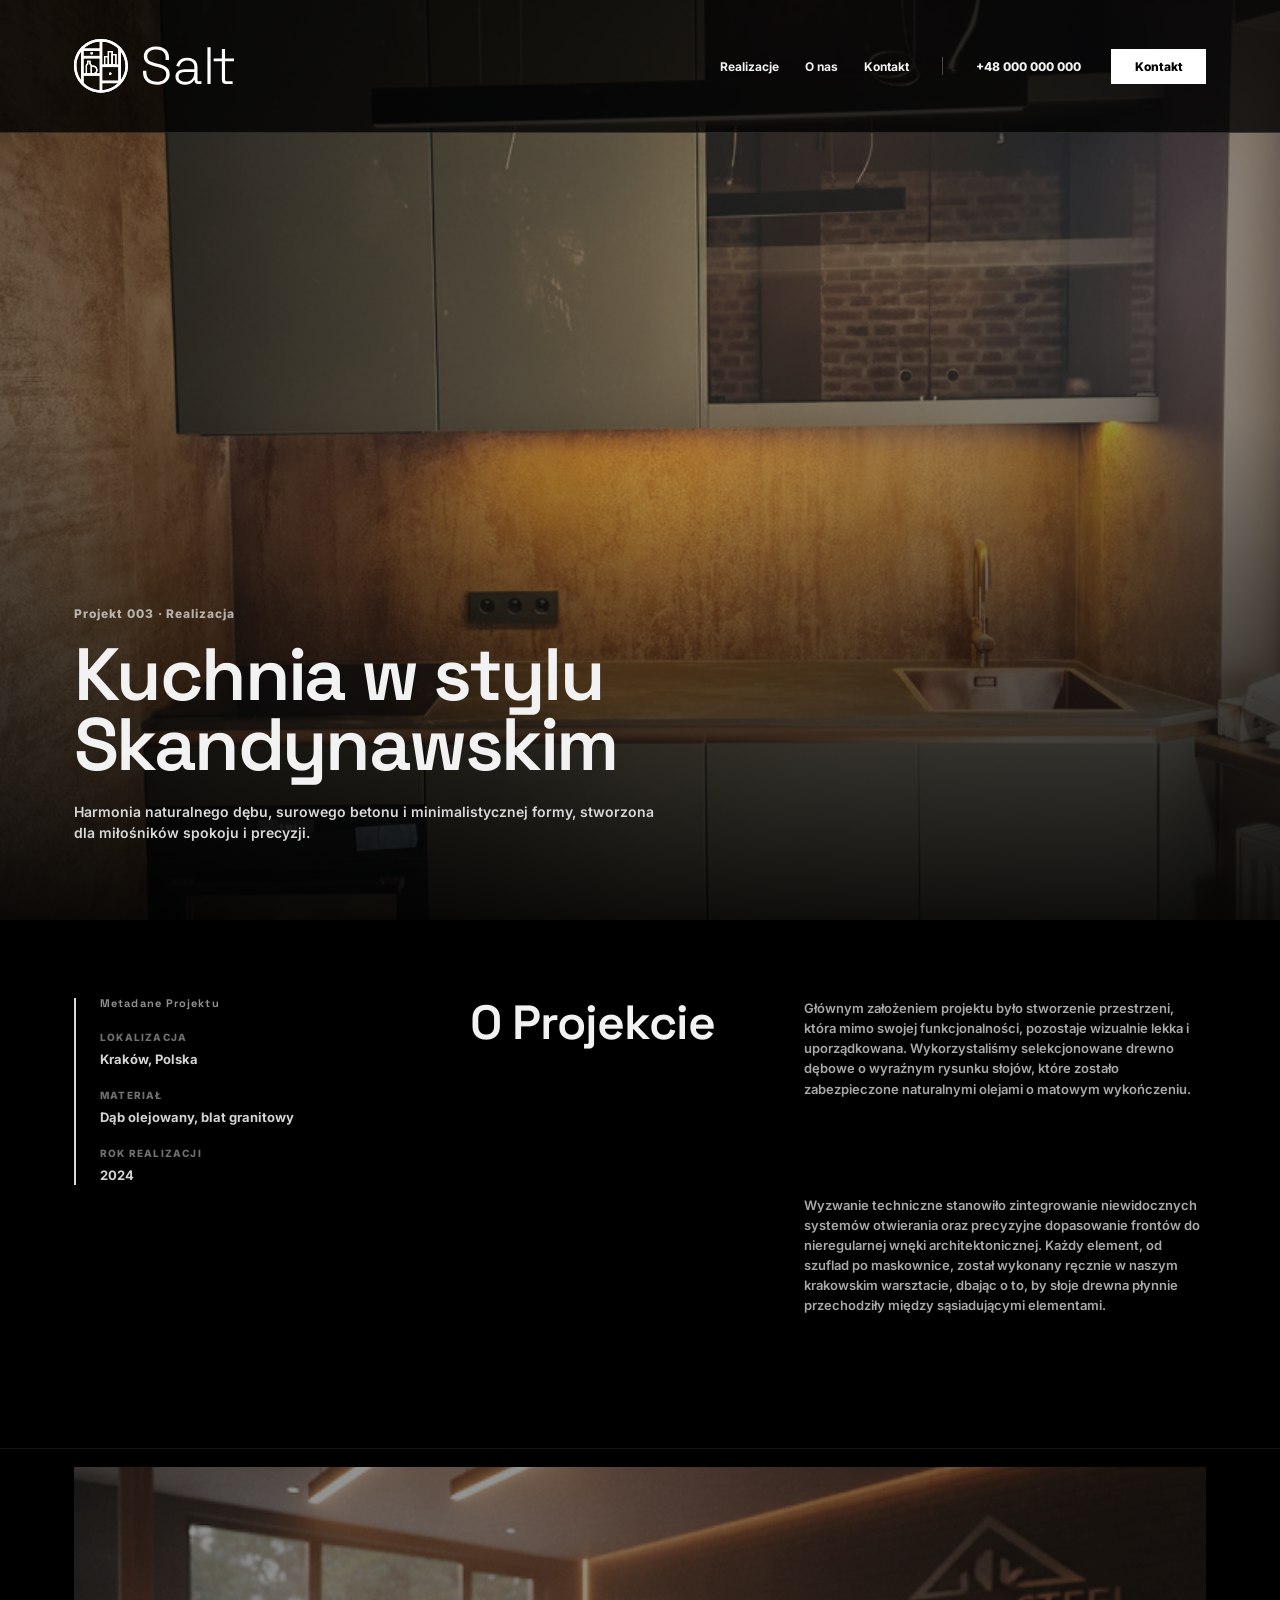
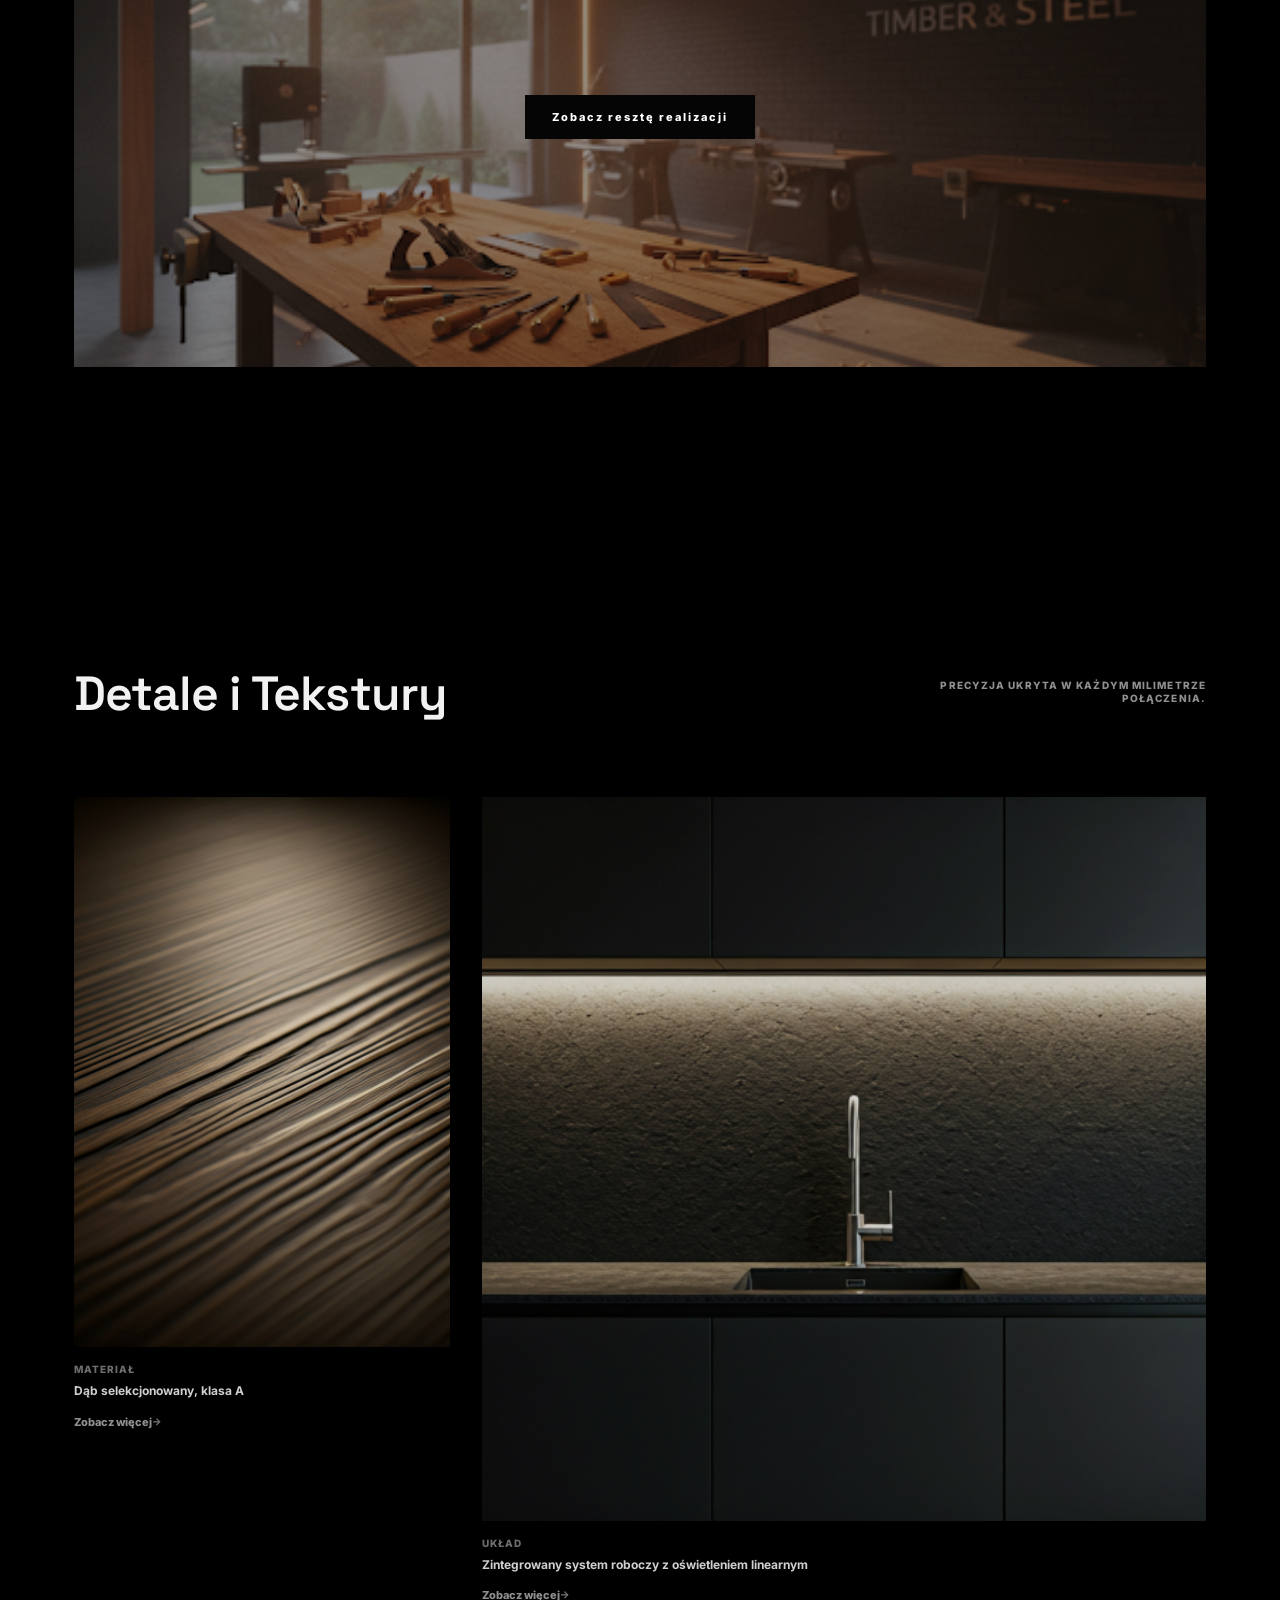
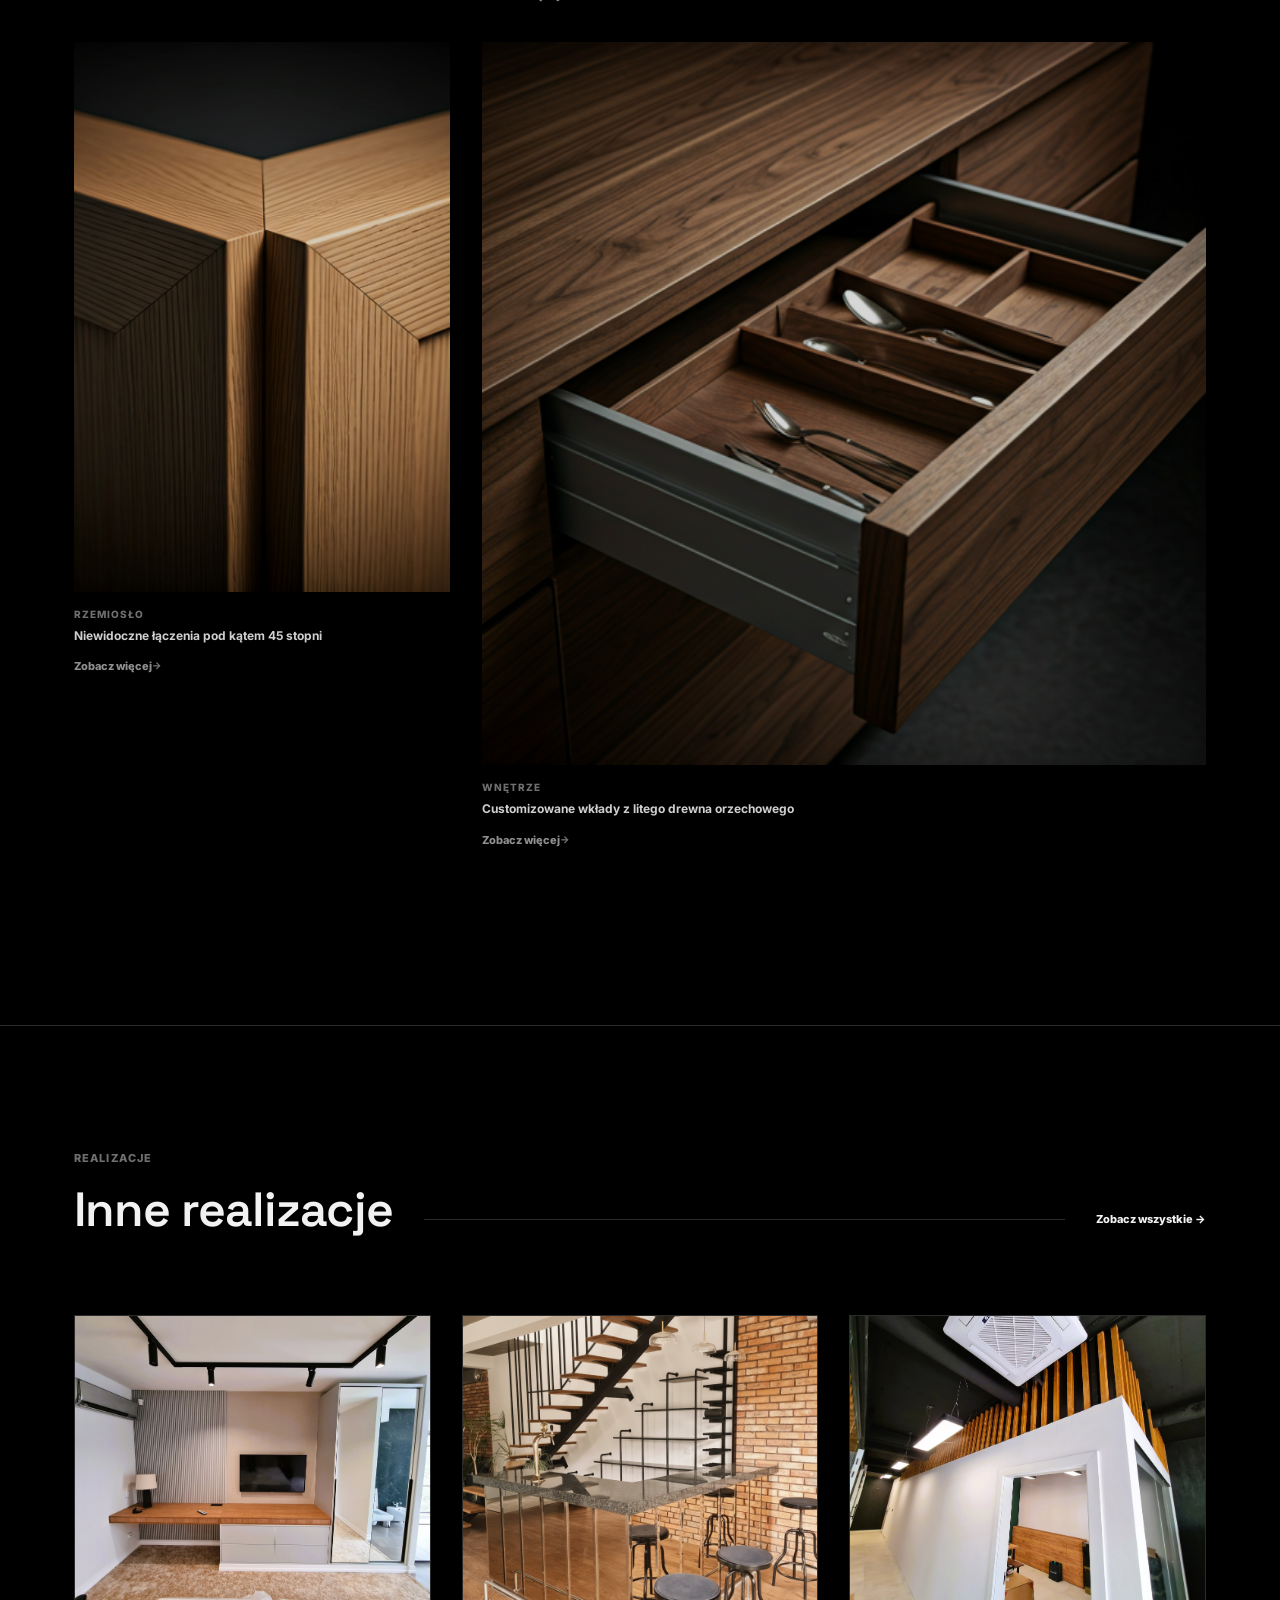
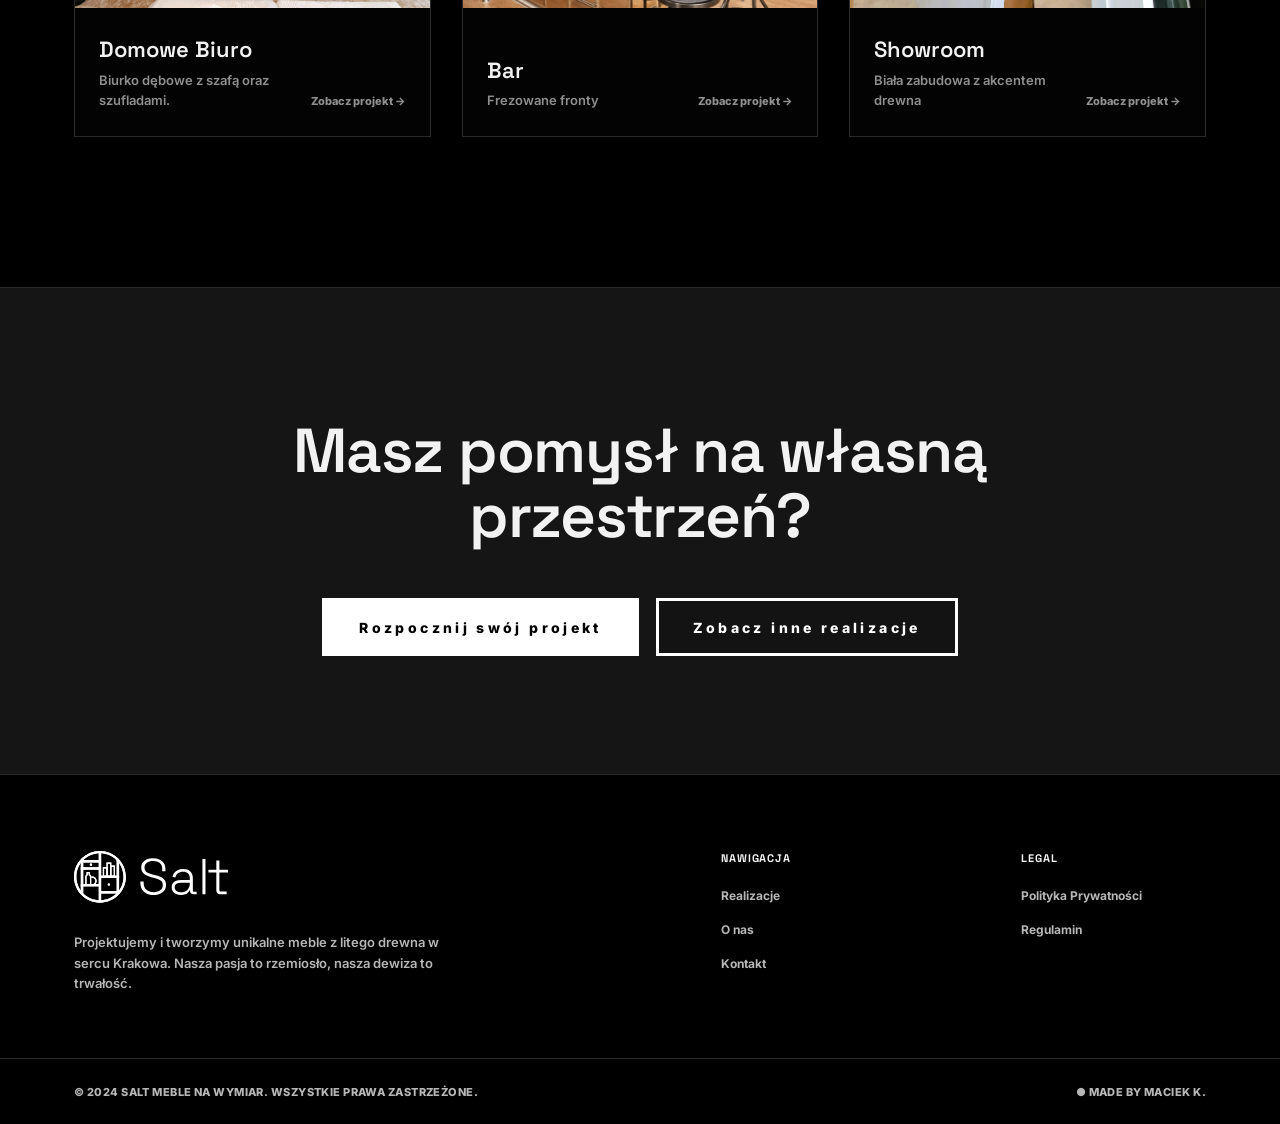
<file: realizacja-kuchnia-skandynawska.html>
<!doctype html>
<html lang="pl">
  <head>
    <meta charset="UTF-8" />
    <meta name="viewport" content="width=device-width, initial-scale=1.0" />
    <meta
      name="description"
      content="Realizacja SALT: kuchnia w stylu skandynawskim. Minimalistyczna forma, dąb olejowany i precyzyjne detale stolarskie."
    />
    <title>Kuchnia w stylu Skandynawskim | SALT</title>
    <link rel="preconnect" href="https://fonts.googleapis.com" />
    <link rel="preconnect" href="https://fonts.gstatic.com" crossorigin />
    <link
      href="https://fonts.googleapis.com/css2?family=Inter:wght@400;500;600;700;800&family=Space+Grotesk:wght@400;500;600;700&display=swap"
      rel="stylesheet"
    />
    <link rel="stylesheet" href="./styles.css" />
  </head>
  <body>
    <a class="skip-link" href="#main">Przejdź do treści</a>

    <header class="site-header" data-header>
      <div class="wrap header-inner">
        <a class="brand" href="./index.html" aria-label="SALT - strona główna">
          <img src="./03-assets/logos/Salt white logo 1.svg" alt="Salt" />
        </a>

        <button class="nav-toggle" type="button" aria-label="Otwórz menu" aria-expanded="false" data-nav-toggle>
          <span></span>
          <span></span>
        </button>

        <nav class="site-nav" aria-label="Główna nawigacja" data-nav>
          <a href="./realizacje.html">Realizacje</a>
          <a href="./o-nas.html">O nas</a>
          <a href="./kontakt.html">Kontakt</a>
        </nav>

        <div class="header-cta">
          <a href="tel:+48000000000">+48 000 000 000</a>
          <a class="small-button" href="./kontakt.html">Kontakt</a>
        </div>
      </div>
    </header>

    <main id="main" class="project-page">
      <section class="project-hero reveal" aria-labelledby="project-title">
        <img src="./03-assets/images/realizacja-kuchnia-kompaktowa-02.png" alt="Kuchnia w stylu skandynawskim z zielonymi frontami i ciepłym blatem" />
        <div class="project-hero__shade" aria-hidden="true"></div>

        <div class="wrap project-hero__content">
          <p class="project-kicker">Projekt 003 · Realizacja</p>
          <h1 id="project-title">Kuchnia w stylu Skandynawskim</h1>
          <p>Harmonia naturalnego dębu, surowego betonu i minimalistycznej formy, stworzona dla miłośników spokoju i precyzji.</p>
        </div>
      </section>

      <section class="project-overview section">
        <div class="wrap project-overview__grid">
          <aside class="project-meta reveal" aria-label="Metadane projektu">
            <h2>Metadane Projektu</h2>
            <dl>
              <dt>Lokalizacja</dt>
              <dd>Kraków, Polska</dd>
              <dt>Materiał</dt>
              <dd>Dąb olejowany, blat granitowy</dd>
              <dt>Rok realizacji</dt>
              <dd>2024</dd>
            </dl>
          </aside>

          <div class="project-story reveal">
            <h2>O Projekcie</h2>
            <p>
              Głównym założeniem projektu było stworzenie przestrzeni, która mimo swojej
              funkcjonalności, pozostaje wizualnie lekka i uporządkowana. Wykorzystaliśmy
              selekcjonowane drewno dębowe o wyraźnym rysunku słojów, które zostało zabezpieczone
              naturalnymi olejami o matowym wykończeniu.
            </p>
            <p>
              Wyzwanie techniczne stanowiło zintegrowanie niewidocznych systemów otwierania oraz
              precyzyjne dopasowanie frontów do nieregularnej wnęki architektonicznej. Każdy element,
              od szuflad po maskownice, został wykonany ręcznie w naszym krakowskim warsztacie,
              dbając o to, by słoje drewna płynnie przechodziły między sąsiadującymi elementami.
            </p>
          </div>
        </div>
      </section>

      <section class="workshop-band section">
        <div class="wrap">
          <div class="workshop-image project-image-reveal">
            <img src="./03-assets/images/warsztat-timber-and-steel.png" alt="Warsztat stolarski z narzędziami i stołem roboczym" />
            <a href="#details-title">Zobacz resztę realizacji</a>
          </div>
        </div>
      </section>

      <section class="details-section section" aria-labelledby="details-title">
        <div class="wrap">
          <div class="details-heading reveal">
            <h2 id="details-title">Detale i Tekstury</h2>
            <p>Precyzja ukryta w każdym milimetrze połączenia.</p>
          </div>

          <div class="details-grid stagger">
            <article class="detail-card detail-card-small">
              <img src="./03-assets/images/detal-struktura-drewna.png" alt="Tekstura dębu selekcjonowanego" />
              <div>
                <span>Materiał</span>
                <p>Dąb selekcjonowany, klasa A</p>
                <a href="./index.html#kontakt">Zobacz więcej <span aria-hidden="true">→</span></a>
              </div>
            </article>

            <article class="detail-card detail-card-wide">
              <img src="./03-assets/images/realizacja-kuchnia-ciemna-zlew.png" alt="Zintegrowany system roboczy ze zlewem i oświetleniem liniowym" />
              <div>
                <span>Układ</span>
                <p>Zintegrowany system roboczy z oświetleniem linearnym</p>
                <a href="./index.html#kontakt">Zobacz więcej <span aria-hidden="true">→</span></a>
              </div>
            </article>

            <article class="detail-card detail-card-wide">
              <img src="./03-assets/images/detal-drewno-naroznik-podswietlenie.png" alt="Połączenie drewnianych elementów pod kątem" />
              <div>
                <span>Rzemiosło</span>
                <p>Niewidoczne łączenia pod kątem 45 stopni</p>
                <a href="./index.html#kontakt">Zobacz więcej <span aria-hidden="true">→</span></a>
              </div>
            </article>

            <article class="detail-card detail-card-small">
              <img src="./03-assets/images/detal-szuflada-drewno-organizer.png" alt="Drewniana szuflada z wkładem" />
              <div>
                <span>Wnętrze</span>
                <p>Customizowane wkłady z litego drewna orzechowego</p>
                <a href="./index.html#kontakt">Zobacz więcej <span aria-hidden="true">→</span></a>
              </div>
            </article>
          </div>
        </div>
      </section>

      <section class="related-section section" aria-labelledby="related-title">
        <div class="wrap">
          <div class="section-heading reveal">
            <div>
              <p class="overline">Realizacje</p>
              <h2 id="related-title">Inne realizacje</h2>
            </div>
            <span class="heading-line" aria-hidden="true"></span>
            <a class="view-all view-all-arrow" href="./realizacje.html">Zobacz wszystkie <span aria-hidden="true">→</span></a>
          </div>

          <div class="related-grid stagger">
            <article class="project-card">
              <a class="project-image" href="./index.html#kontakt" aria-label="Domowe biuro">
                <img src="./03-assets/images/realizacja-salon-zabudowa-tv-02.png" alt="Domowe biuro z biurkiem dębowym i szafą z szufladami" />
              </a>
              <div class="project-info project-info-row">
                <div>
                  <h3>Domowe Biuro</h3>
                  <p>Biurko dębowe z szafą oraz szufladami.</p>
                </div>
                <a href="./index.html#kontakt">Zobacz projekt <span aria-hidden="true">→</span></a>
              </div>
            </article>

            <article class="project-card">
              <a class="project-image" href="./index.html#kontakt" aria-label="Bar">
                <img src="./03-assets/images/realizacja-schody-drewno-metal.png" alt="Bar z frezowanymi frontami" />
              </a>
              <div class="project-info project-info-row">
                <div>
                  <h3>Bar</h3>
                  <p>Frezowane fronty</p>
                </div>
                <a href="./index.html#kontakt">Zobacz projekt <span aria-hidden="true">→</span></a>
              </div>
            </article>

            <article class="project-card">
              <a class="project-image" href="./index.html#kontakt" aria-label="Showroom">
                <img src="./03-assets/images/realizacja-biuro-showroom-02.png" alt="Showroom z białą zabudową i drewnianym akcentem" />
              </a>
              <div class="project-info project-info-row">
                <div>
                  <h3>Showroom</h3>
                  <p>Biała zabudowa z akcentem drewna</p>
                </div>
                <a href="./index.html#kontakt">Zobacz projekt <span aria-hidden="true">→</span></a>
              </div>
            </article>
          </div>
        </div>
      </section>

      <section class="project-cta">
        <div class="wrap reveal">
          <h2>Masz pomysł na własną przestrzeń?</h2>
          <div class="hero-actions project-cta__actions">
            <a class="button button-light" href="./index.html#kontakt">Rozpocznij swój projekt</a>
            <a class="button button-dark" href="./realizacje.html">Zobacz inne realizacje</a>
          </div>
        </div>
      </section>
    </main>

    <footer class="site-footer">
      <div class="wrap footer-main">
        <div class="footer-brand">
          <img src="./03-assets/logos/Salt white logo 1.svg" alt="Salt" />
          <p>
            Projektujemy i tworzymy unikalne meble z litego drewna w sercu Krakowa.
            Nasza pasja to rzemiosło, nasza dewiza to trwałość.
          </p>
        </div>

        <nav class="footer-nav" aria-label="Nawigacja w stopce">
          <h3>Nawigacja</h3>
          <a href="./realizacje.html">Realizacje</a>
          <a href="./o-nas.html">O nas</a>
          <a href="./kontakt.html">Kontakt</a>
        </nav>

        <div class="footer-nav">
          <h3>Legal</h3>
          <a href="#top">Polityka Prywatności</a>
          <a href="#top">Regulamin</a>
        </div>
      </div>

      <div class="footer-bottom">
        <div class="wrap">
          <span>© 2024 SALT Meble na wymiar. Wszystkie prawa zastrzeżone.</span>
          <a href="https://maciekk88.github.io/maciekkportfolio/" target="_blank" rel="noreferrer">● made by Maciek K.</a>
        </div>
      </div>
    </footer>

    <script src="./main.js"></script>
  </body>
</html>
</file>
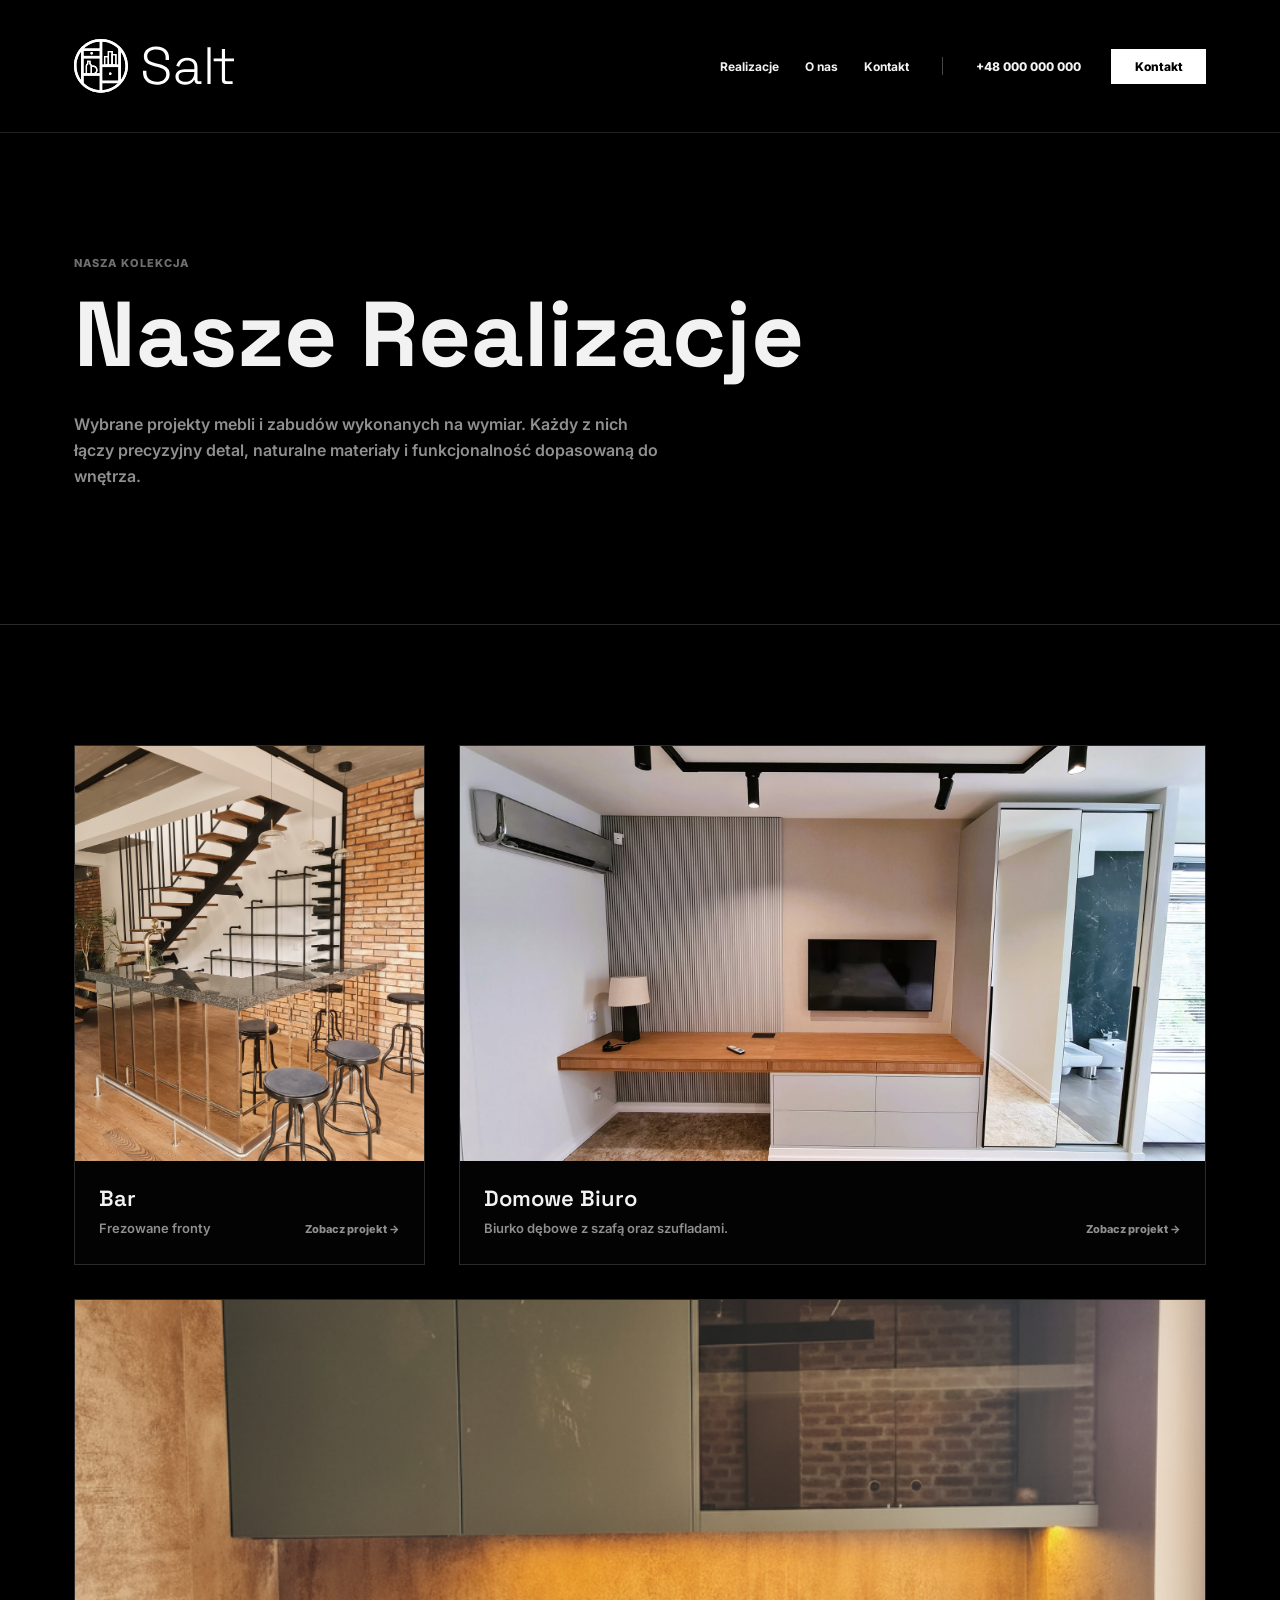
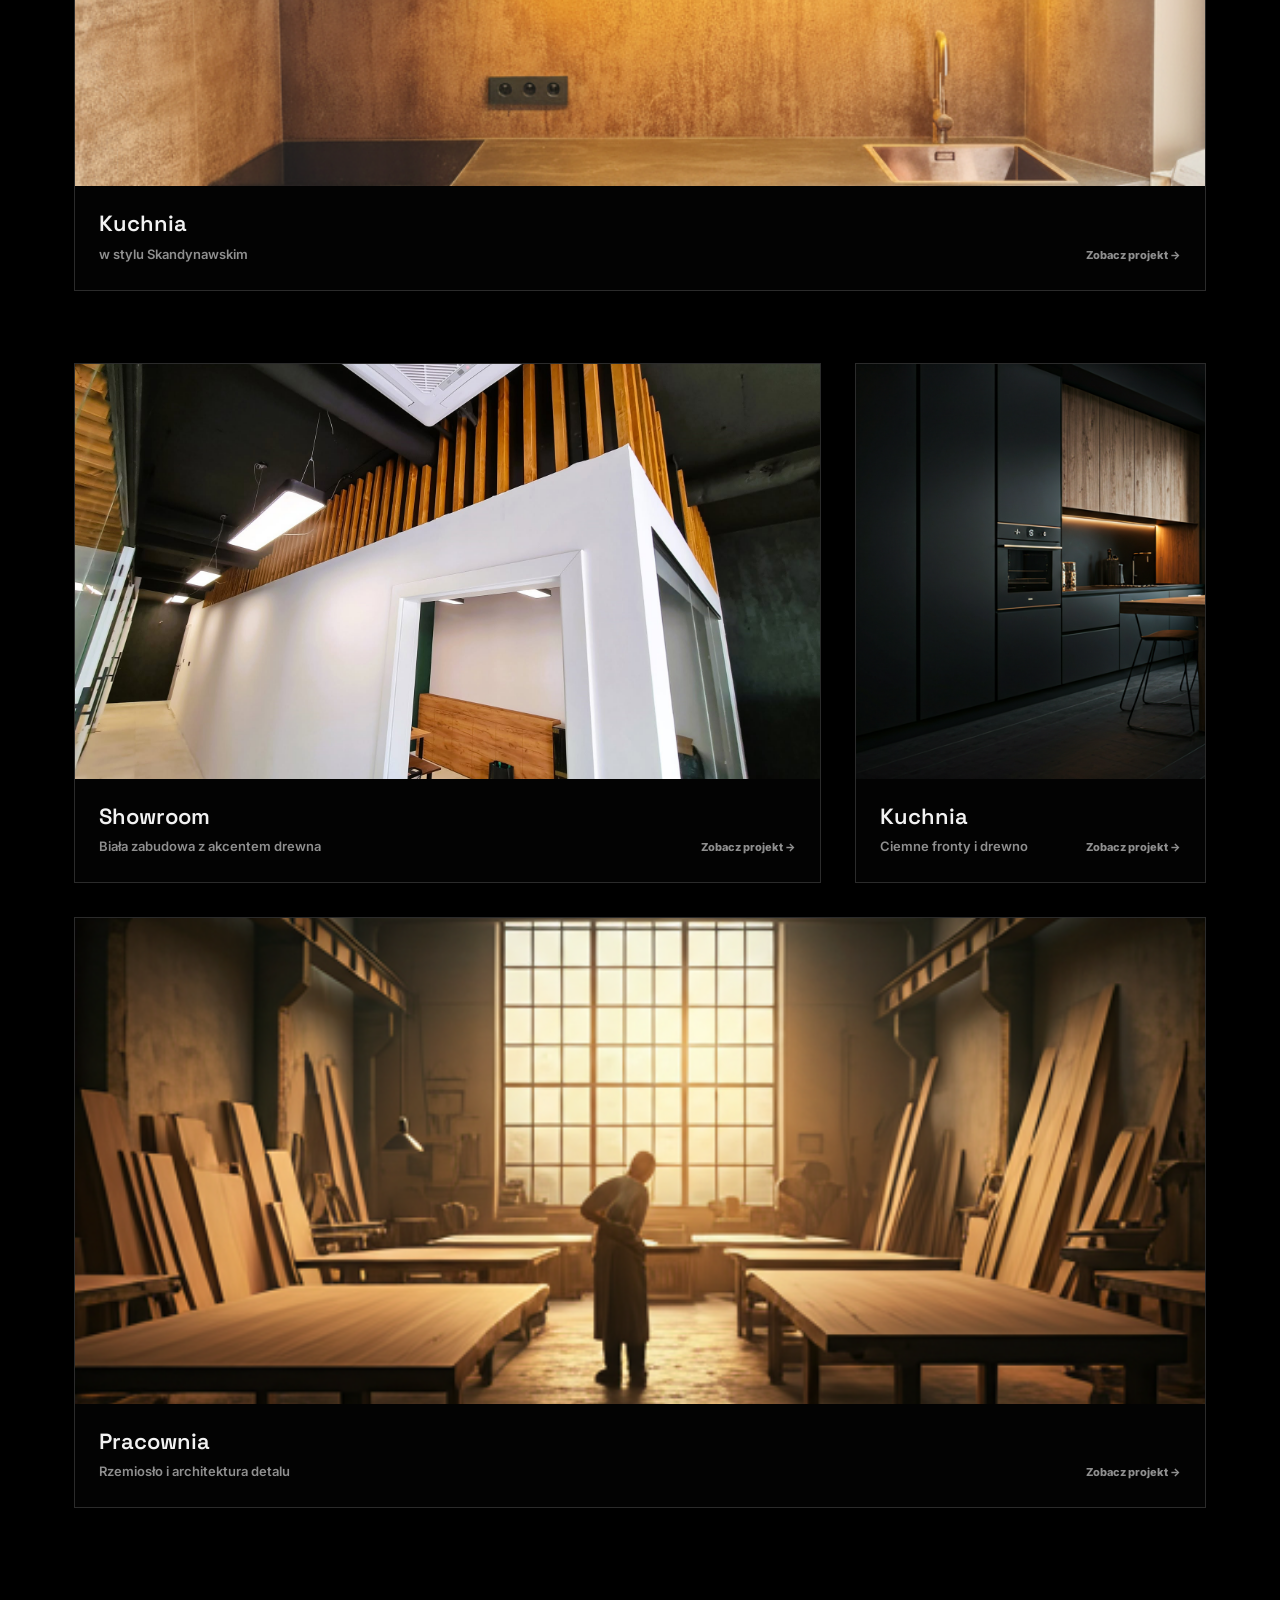
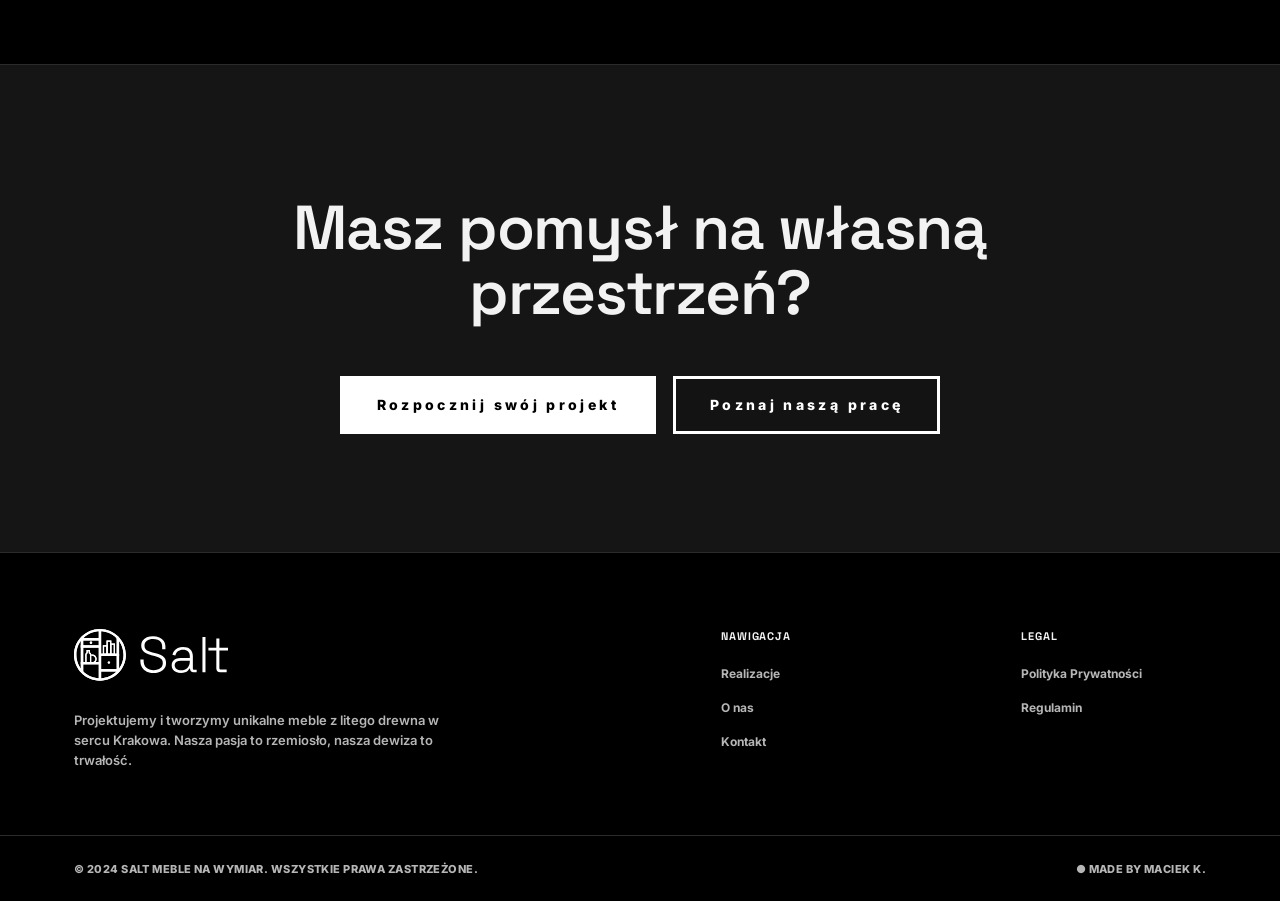
<file: realizacje.html>
<!doctype html>
<html lang="pl">
  <head>
    <meta charset="UTF-8" />
    <meta name="viewport" content="width=device-width, initial-scale=1.0" />
    <meta
      name="description"
      content="Zobacz realizacje SALT: kuchnie, zabudowy, biura domowe i detale stolarskie wykonane na wymiar w Krakowie."
    />
    <title>Realizacje | SALT</title>
    <link rel="preconnect" href="https://fonts.googleapis.com" />
    <link rel="preconnect" href="https://fonts.gstatic.com" crossorigin />
    <link
      href="https://fonts.googleapis.com/css2?family=Inter:wght@400;500;600;700;800&family=Space+Grotesk:wght@400;500;600;700&display=swap"
      rel="stylesheet"
    />
    <link rel="stylesheet" href="./styles.css" />
  </head>
  <body>
    <a class="skip-link" href="#main">Przejdź do treści</a>

    <header class="site-header" data-header>
      <div class="wrap header-inner">
        <a class="brand" href="./index.html" aria-label="SALT - strona główna">
          <img src="./03-assets/logos/Salt white logo 1.svg" alt="Salt" />
        </a>

        <button class="nav-toggle" type="button" aria-label="Otwórz menu" aria-expanded="false" data-nav-toggle>
          <span></span>
          <span></span>
        </button>

        <nav class="site-nav" aria-label="Główna nawigacja" data-nav>
          <a href="./realizacje.html" aria-current="page">Realizacje</a>
          <a href="./o-nas.html">O nas</a>
          <a href="./kontakt.html">Kontakt</a>
        </nav>

        <div class="header-cta">
          <a href="tel:+48000000000">+48 000 000 000</a>
          <a class="small-button" href="./kontakt.html">Kontakt</a>
        </div>
      </div>
    </header>

    <main id="main" class="realizations-page">
      <section class="realizations-hero reveal" aria-labelledby="realizations-title">
        <div class="wrap">
          <p class="overline">Nasza kolekcja</p>
          <h1 id="realizations-title">Nasze Realizacje</h1>
          <p>
            Wybrane projekty mebli i zabudów wykonanych na wymiar. Każdy z nich łączy
            precyzyjny detal, naturalne materiały i funkcjonalność dopasowaną do wnętrza.
          </p>
        </div>
      </section>

      <section class="realizations-list section" aria-label="Lista realizacji">
        <div class="wrap">
          <div class="project-grid project-grid-reversed stagger">
            <article class="project-card project-card-tall">
              <a class="project-image" href="./index.html#kontakt" aria-label="Bar">
                <img src="./03-assets/images/realizacja-schody-drewno-metal.png" alt="Bar z frezowanymi frontami" />
              </a>
              <div class="project-info project-info-row">
                <div>
                  <h3>Bar</h3>
                  <p>Frezowane fronty</p>
                </div>
                <a href="./index.html#kontakt">Zobacz projekt <span aria-hidden="true">→</span></a>
              </div>
            </article>

            <article class="project-card project-card-wide">
              <a class="project-image" href="./index.html#kontakt" aria-label="Domowe biuro">
                <img src="./03-assets/images/realizacja-salon-zabudowa-tv-02.png" alt="Domowe biuro z biurkiem dębowym i szafą z szufladami" />
              </a>
              <div class="project-info project-info-row">
                <div>
                  <h3>Domowe Biuro</h3>
                  <p>Biurko dębowe z szafą oraz szufladami.</p>
                </div>
                <a href="./index.html#kontakt">Zobacz projekt <span aria-hidden="true">→</span></a>
              </div>
            </article>

            <article class="project-card project-card-full">
              <a class="project-image" href="./realizacja-kuchnia-skandynawska.html" aria-label="Kuchnia w stylu Skandynawskim">
                <img src="./03-assets/images/realizacja-kuchnia-kompaktowa-02.png" alt="Kuchnia w stylu skandynawskim z zielonymi frontami" />
              </a>
              <div class="project-info project-info-row">
                <div>
                  <h3>Kuchnia</h3>
                  <p>w stylu Skandynawskim</p>
                </div>
                <a href="./realizacja-kuchnia-skandynawska.html">Zobacz projekt <span aria-hidden="true">→</span></a>
              </div>
            </article>
          </div>

          <div class="project-grid project-grid-spaced stagger">
            <article class="project-card project-card-wide">
              <a class="project-image" href="./index.html#kontakt" aria-label="Showroom">
                <img src="./03-assets/images/realizacja-biuro-showroom-02.png" alt="Showroom z białą zabudową i drewnianym akcentem" />
              </a>
              <div class="project-info project-info-row">
                <div>
                  <h3>Showroom</h3>
                  <p>Biała zabudowa z akcentem drewna</p>
                </div>
                <a href="./index.html#kontakt">Zobacz projekt <span aria-hidden="true">→</span></a>
              </div>
            </article>

            <article class="project-card project-card-tall">
              <a class="project-image" href="./index.html#kontakt" aria-label="Ciemna kuchnia">
                <img src="./03-assets/images/realizacja-kuchnia-ciemna-drewno.png" alt="Ciemna kuchnia z drewnianym akcentem" />
              </a>
              <div class="project-info project-info-row">
                <div>
                  <h3>Kuchnia</h3>
                  <p>Ciemne fronty i drewno</p>
                </div>
                <a href="./index.html#kontakt">Zobacz projekt <span aria-hidden="true">→</span></a>
              </div>
            </article>

            <article class="project-card project-card-full">
              <a class="project-image" href="./index.html#kontakt" aria-label="Pracownia">
                <img src="./03-assets/images/warsztat-stolarnia-przestrzen.png" alt="Przestrzeń warsztatu stolarskiego z drewnem i naturalnym światłem" />
              </a>
              <div class="project-info project-info-row">
                <div>
                  <h3>Pracownia</h3>
                  <p>Rzemiosło i architektura detalu</p>
                </div>
                <a href="./index.html#kontakt">Zobacz projekt <span aria-hidden="true">→</span></a>
              </div>
            </article>
          </div>
        </div>
      </section>

      <section class="project-cta">
        <div class="wrap reveal">
          <h2>Masz pomysł na własną przestrzeń?</h2>
          <div class="hero-actions project-cta__actions">
            <a class="button button-light" href="./kontakt.html">Rozpocznij swój projekt</a>
            <a class="button button-dark" href="./o-nas.html">Poznaj naszą pracę</a>
          </div>
        </div>
      </section>
    </main>

    <footer class="site-footer">
      <div class="wrap footer-main">
        <div class="footer-brand">
          <img src="./03-assets/logos/Salt white logo 1.svg" alt="Salt" />
          <p>
            Projektujemy i tworzymy unikalne meble z litego drewna w sercu Krakowa.
            Nasza pasja to rzemiosło, nasza dewiza to trwałość.
          </p>
        </div>

        <nav class="footer-nav" aria-label="Nawigacja w stopce">
          <h3>Nawigacja</h3>
          <a href="./realizacje.html">Realizacje</a>
          <a href="./o-nas.html">O nas</a>
          <a href="./kontakt.html">Kontakt</a>
        </nav>

        <div class="footer-nav">
          <h3>Legal</h3>
          <a href="#top">Polityka Prywatności</a>
          <a href="#top">Regulamin</a>
        </div>
      </div>

      <div class="footer-bottom">
        <div class="wrap">
          <span>© 2024 SALT Meble na wymiar. Wszystkie prawa zastrzeżone.</span>
          <a href="https://maciekk88.github.io/maciekkportfolio/" target="_blank" rel="noreferrer">● made by Maciek K.</a>
        </div>
      </div>
    </footer>

    <script src="./main.js"></script>
  </body>
</html>
</file>
<file: styles.css>
:root {
  --black: #000000;
  --panel: #151515;
  --panel-2: #1d1d1d;
  --line: #2b2b2b;
  --separator: #444748;
  --button-hover: #858584;
  --text: #f2f2f2;
  --muted: #8f8f8f;
  --muted-2: #6f6f6f;
  --white: #ffffff;
  --ease: cubic-bezier(0.22, 1, 0.36, 1);
  --wrap: min(1132px, calc(100vw - 120px));
  color-scheme: dark;
}

* {
  box-sizing: border-box;
}

html {
  scroll-behavior: smooth;
}

body {
  margin: 0;
  background: var(--black);
  color: var(--text);
  font-family: "Inter", ui-sans-serif, system-ui, -apple-system, BlinkMacSystemFont, "Segoe UI", sans-serif;
  font-size: 16px;
  letter-spacing: 0;
}

img {
  display: block;
  max-width: 100%;
}

a {
  color: inherit;
  text-decoration: none;
}

button,
input,
textarea {
  font: inherit;
}

button {
  cursor: pointer;
}

h1,
h2,
h3,
p {
  margin-top: 0;
}

h1,
h2,
h3,
.brand,
.center-title {
  font-family: "Space Grotesk", "Inter", ui-sans-serif, system-ui, sans-serif;
}

p {
  color: var(--muted);
  line-height: 1.55;
}

:focus-visible {
  outline: 2px solid var(--white);
  outline-offset: 4px;
}

::selection {
  background: var(--white);
  color: var(--black);
}

.skip-link {
  position: fixed;
  top: 14px;
  left: 14px;
  z-index: 100;
  padding: 10px 14px;
  background: var(--white);
  color: var(--black);
  transform: translateY(-150%);
  transition: transform 0.2s ease;
}

.skip-link:focus {
  transform: translateY(0);
}

.wrap {
  width: var(--wrap);
  margin-inline: auto;
}

.section {
  padding: 142px 0;
}

.site-header {
  position: fixed;
  top: 0;
  left: 0;
  right: 0;
  z-index: 50;
  border-bottom: 1px solid rgba(255, 255, 255, 0.13);
  background: rgba(0, 0, 0, 0.78);
  transition: background 0.24s var(--ease), backdrop-filter 0.24s var(--ease);
}

.site-header.is-scrolled {
  background: rgba(0, 0, 0, 0.9);
  backdrop-filter: blur(14px);
}

.header-inner {
  display: grid;
  grid-template-columns: 1fr auto auto;
  align-items: center;
  column-gap: 33px;
  min-height: 132px;
}

.brand {
  display: inline-flex;
  width: 160px;
}

.brand img {
  width: 160px;
  height: auto;
}

.site-nav {
  display: flex;
  justify-content: center;
  gap: 26px;
  color: var(--text);
  font-size: 12px;
  font-weight: 700;
}

.site-nav a {
  position: relative;
  padding: 8px 0;
}

.site-nav a::after {
  content: "";
  position: absolute;
  left: 0;
  bottom: 4px;
  width: 100%;
  height: 1px;
  background: var(--white);
  transform: scaleX(0);
  transform-origin: right;
  transition: transform 0.22s ease-out;
}

.site-nav a:hover::after,
.site-nav a:focus-visible::after {
  transform: scaleX(1);
  transform-origin: left;
}

.header-cta {
  position: relative;
  display: flex;
  justify-content: flex-end;
  align-items: center;
  gap: 30px;
  padding-left: 34px;
  font-size: 12px;
  font-weight: 800;
}

.header-cta::before {
  content: "";
  position: absolute;
  left: 0;
  top: 50%;
  width: 1px;
  height: 18px;
  background: var(--separator);
  transform: translateY(-50%);
}

.small-button {
  min-width: 95px;
  padding: 9px 19px;
  background: var(--white);
  border: 1px solid var(--white);
  color: var(--black);
  text-align: center;
  transition: background 0.18s ease-out, color 0.18s ease-out;
}

.small-button:hover,
.small-button:focus-visible {
  background: var(--button-hover);
  color: var(--black);
}

.nav-toggle {
  display: none;
}

.hero {
  position: relative;
  min-height: 788px;
  overflow: hidden;
  border-bottom: 1px solid rgba(255, 255, 255, 0.08);
  background: #050505;
}

.hero-bg {
  position: absolute;
  inset: 0;
  width: 100%;
  height: 100%;
  object-fit: cover;
  object-position: 50% 42%;
  opacity: 0.72;
  transform: scale(1.035);
  animation: heroDrift 9s var(--ease) forwards;
}

.hero-shade {
  position: absolute;
  inset: 0;
  background:
    linear-gradient(90deg, rgba(0, 0, 0, 0.88) 0%, rgba(0, 0, 0, 0.58) 47%, rgba(0, 0, 0, 0.7) 100%),
    linear-gradient(180deg, rgba(0, 0, 0, 0.16) 0%, rgba(0, 0, 0, 0.42) 100%);
}

.hero-content {
  position: relative;
  z-index: 1;
  padding-top: 263px;
}

.hero h1 {
  max-width: 850px;
  margin-bottom: 39px;
  font-size: 72px;
  line-height: 0.98;
  font-weight: 600;
  letter-spacing: -0.03em;
}

.hero-actions {
  display: flex;
  gap: 17px;
}

.button {
  display: inline-flex;
  align-items: center;
  justify-content: center;
  min-width: 226px;
  min-height: 58px;
  padding: 0 34px;
  border: 3px solid var(--white);
  font-size: 14px;
  font-weight: 800;
  letter-spacing: 0.24em;
  transition: background 0.18s ease-out, color 0.18s ease-out, border-color 0.18s ease-out;
}

.button-light {
  background: var(--white);
  color: var(--black);
}

.button-light:hover,
.button-light:focus-visible {
  background: var(--button-hover);
  color: var(--black);
}

.button-dark {
  background: rgba(0, 0, 0, 0.1);
  color: var(--white);
}

.button-dark:hover,
.button-dark:focus-visible {
  background: var(--button-hover);
  color: var(--white);
}

.section-heading {
  display: grid;
  grid-template-columns: auto 1fr auto;
  align-items: end;
  gap: 31px;
  margin-bottom: 80px;
}

.overline {
  margin-bottom: 18px;
  color: var(--muted-2);
  font-size: 11px;
  font-weight: 800;
  letter-spacing: 0.1em;
  text-transform: uppercase;
}

.section-heading h2,
.center-title,
.contact-copy h2,
.about-copy h2 {
  margin-bottom: 0;
  font-size: 48px;
  line-height: 1.05;
  font-weight: 600;
  letter-spacing: -0.02em;
}

.heading-line {
  height: 1px;
  margin-bottom: 15px;
  background: var(--line);
}

.view-all {
  position: relative;
  margin-bottom: 9px;
  color: var(--text);
  font-size: 11px;
  font-weight: 800;
  white-space: nowrap;
}

.view-all::after,
.project-info-row a::after {
  content: "";
  position: absolute;
  left: 0;
  bottom: -5px;
  width: 100%;
  height: 1px;
  background: var(--white);
  transform: scaleX(0);
  transform-origin: right;
  transition: transform 0.22s ease-out;
}

.view-all:hover::after,
.view-all:focus-visible::after,
.project-info-row a:hover::after,
.project-info-row a:focus-visible::after {
  transform: scaleX(1);
  transform-origin: left;
}

.work {
  padding-top: 143px;
  padding-bottom: 159px;
}

.realizations-page {
  background: var(--black);
}

.realizations-hero {
  padding-top: 255px;
  padding-bottom: 118px;
  border-bottom: 1px solid var(--line);
}

.realizations-hero h1 {
  max-width: 780px;
  margin-bottom: 34px;
  font-size: 92px;
  line-height: 0.96;
  letter-spacing: 0;
}

.realizations-hero p:not(.overline) {
  max-width: 590px;
  color: var(--muted);
  font-size: 16px;
  font-weight: 600;
  line-height: 1.62;
}

.realizations-list {
  padding-top: 120px;
  padding-bottom: 156px;
}

.project-grid {
  display: grid;
  grid-template-columns: 1fr 0.47fr;
  gap: 34px;
}

.project-grid-reversed {
  grid-template-columns: 0.47fr 1fr;
}

.project-grid-spaced {
  margin-top: 72px;
}

.project-card {
  border: 1px solid var(--line);
  background: #030303;
}

.project-card-full {
  grid-column: 1 / -1;
}

.project-image {
  display: block;
  overflow: hidden;
  background: var(--panel);
}

.project-card-wide .project-image {
  height: 415px;
}

.project-card-tall .project-image {
  height: 415px;
}

.project-card-full .project-image {
  height: 486px;
}

.project-image img {
  width: 100%;
  height: 100%;
  object-fit: cover;
  transition: transform 0.55s ease-in-out, filter 0.55s ease-in-out;
}

.project-card-wide img {
  object-position: 50% 50%;
}

.project-card-tall img {
  object-position: 47% 43%;
}

.project-card-full img {
  object-position: 50% 47%;
}

.project-card:hover .project-image img,
.project-card:focus-within .project-image img {
  filter: brightness(1.08);
  transform: scale(1.055);
}

.project-info {
  padding: 27px 24px 30px;
}

.project-info h3 {
  margin-bottom: 11px;
  font-size: 22px;
  line-height: 1.1;
  font-weight: 600;
}

.project-info p {
  margin-bottom: 0;
  font-size: 13px;
  font-weight: 600;
}

.project-info-row {
  display: flex;
  align-items: flex-end;
  justify-content: space-between;
  gap: 24px;
  padding-top: 25px;
  padding-bottom: 26px;
}

.project-info-row h3 {
  margin-bottom: 8px;
}

.project-info-row a {
  position: relative;
  color: var(--muted);
  font-size: 11px;
  font-weight: 800;
  line-height: 1.55;
  white-space: nowrap;
  transition: color 0.18s ease-out;
}

.project-info-row a:hover,
.project-info-row a:focus-visible {
  color: #ffffff;
}

.about {
  padding-top: 157px;
  padding-bottom: 179px;
  border-top: 1px solid var(--line);
}

.about-grid {
  display: grid;
  grid-template-columns: 532px 1fr;
  align-items: center;
  gap: 82px;
}

.about-image {
  position: relative;
  border: 1px solid var(--line);
}

.about-image img {
  width: 100%;
  height: 532px;
  object-fit: cover;
}

.about-frame {
  position: absolute;
  right: -31px;
  bottom: -32px;
  width: 190px;
  height: 190px;
  border: 1px solid var(--line);
}

.about-copy {
  max-width: 520px;
  padding-top: 16px;
}

.about-copy h2 {
  max-width: 440px;
  margin-bottom: 34px;
}

.about-copy p:not(.overline) {
  max-width: 500px;
  margin-bottom: 48px;
  font-size: 14px;
  font-weight: 600;
}

.stats {
  display: grid;
  grid-template-columns: repeat(2, 1fr);
  gap: 80px;
}

.stats strong {
  display: block;
  margin-bottom: 5px;
  font-family: "Space Grotesk", "Inter", sans-serif;
  font-size: 29px;
  line-height: 1;
}

.stats span {
  color: var(--muted-2);
  font-size: 10px;
  font-weight: 800;
  letter-spacing: 0.08em;
  text-transform: uppercase;
}

.testimonials {
  padding-top: 119px;
  padding-bottom: 170px;
}

.center-title {
  margin-bottom: 80px;
  text-align: center;
}

.testimonial-grid {
  display: grid;
  grid-template-columns: repeat(3, 1fr);
  gap: 31px;
}

.testimonial-card {
  min-height: 296px;
  padding: 35px 38px 31px;
  border: 1px solid var(--line);
  background: var(--panel);
}

.stars {
  margin-bottom: 20px;
  color: var(--white);
  font-size: 14px;
  letter-spacing: 0.1em;
}

.testimonial-card p {
  min-height: 114px;
  margin-bottom: 26px;
  color: #d0d0d0;
  font-size: 13px;
  font-weight: 600;
}

.testimonial-card strong {
  display: block;
  margin-bottom: 4px;
  font-size: 11px;
  font-weight: 800;
  letter-spacing: 0.08em;
  text-transform: uppercase;
}

.testimonial-card span {
  color: var(--muted-2);
  font-size: 10px;
  font-weight: 800;
  letter-spacing: 0.08em;
  text-transform: uppercase;
}

.contact {
  padding-top: 160px;
  padding-bottom: 158px;
  border-top: 1px solid var(--line);
}

.contact-grid {
  display: grid;
  grid-template-columns: 1fr 520px;
  gap: 92px;
}

.contact-copy h2 {
  max-width: 420px;
  margin-bottom: 69px;
}

.contact-block {
  margin-bottom: 40px;
}

.contact-block span,
.contact-social span,
.contact-form label span {
  display: block;
  margin-bottom: 14px;
  color: var(--muted-2);
  font-size: 10px;
  font-weight: 800;
  letter-spacing: 0.08em;
  text-transform: uppercase;
}

.contact-block p {
  margin-bottom: 0;
  color: var(--text);
  font-family: "Space Grotesk", "Inter", sans-serif;
  font-size: 22px;
  line-height: 1.28;
  font-weight: 500;
}

.contact-social div {
  display: flex;
  gap: 22px;
}

.contact-social a {
  color: #cfcfcf;
  font-size: 12px;
  font-weight: 700;
}

.contact-form {
  min-height: 520px;
  padding: 48px 48px 42px;
  background: var(--panel-2);
}

.contact-form label {
  display: block;
  margin-bottom: 28px;
}

.contact-form label span {
  margin-bottom: 6px;
}

.contact-form input,
.contact-form textarea {
  width: 100%;
  border: 0;
  border-bottom: 1px solid #3e3e3e;
  border-radius: 0;
  padding: 0 0 17px;
  background: transparent;
  color: var(--text);
  outline: none;
  resize: vertical;
  transition: border-color 0.18s ease-out;
}

.contact-form input::placeholder,
.contact-form textarea::placeholder {
  color: rgba(242, 242, 242, 0.5);
  opacity: 1;
  transition: opacity 0.16s ease-out;
}

.contact-form input:focus::placeholder,
.contact-form textarea:focus::placeholder {
  opacity: 0;
}

.contact-form textarea {
  min-height: 112px;
}

.contact-form input:focus,
.contact-form textarea:focus {
  border-color: var(--white);
}

.contact-form button {
  width: 100%;
  margin-top: 17px;
}

.form-status {
  min-height: 20px;
  margin: 16px 0 0;
  color: var(--white);
  font-size: 12px;
}

.site-footer {
  border-top: 1px solid var(--line);
  background: var(--black);
}

.footer-main {
  display: grid;
  grid-template-columns: 1fr 185px 185px;
  gap: 115px;
  padding: 76px 0 65px;
}

.footer-brand img {
  width: 154px;
  margin-bottom: 29px;
}

.footer-brand p {
  max-width: 365px;
  margin-bottom: 0;
  color: #b6b6b6;
  font-size: 13px;
  font-weight: 600;
}

.footer-nav {
  display: grid;
  align-content: start;
  gap: 19px;
}

.footer-nav h3 {
  margin-bottom: 4px;
  color: var(--text);
  font-size: 11px;
  font-weight: 800;
  letter-spacing: 0.08em;
  text-transform: uppercase;
}

.footer-nav a {
  color: #b6b6b6;
  font-size: 12px;
  font-weight: 700;
}

.footer-bottom {
  border-top: 1px solid var(--line);
}

.footer-bottom .wrap {
  display: flex;
  justify-content: space-between;
  gap: 24px;
  padding: 26px 0 25px;
  color: #b6b6b6;
  font-size: 11px;
  font-weight: 800;
  letter-spacing: 0.04em;
  text-transform: uppercase;
}

.footer-bottom a {
  color: inherit;
}

.project-page {
  background: var(--black);
}

.project-header {
  background: rgba(0, 0, 0, 0.58);
}

.project-hero {
  position: relative;
  min-height: 920px;
  overflow: hidden;
  background: #050505;
}

.project-hero > img {
  position: absolute;
  inset: 0;
  width: 100%;
  height: 100%;
  object-fit: cover;
  object-position: 48% 48%;
  filter: saturate(0.92);
}

.project-hero__shade {
  position: absolute;
  inset: 0;
  background:
    linear-gradient(180deg, rgba(0, 0, 0, 0.04) 0%, rgba(0, 0, 0, 0.12) 45%, rgba(0, 0, 0, 0.9) 100%),
    linear-gradient(90deg, rgba(0, 0, 0, 0.45) 0%, rgba(0, 0, 0, 0.06) 52%, rgba(0, 0, 0, 0.38) 100%);
}

.project-hero__content {
  position: relative;
  z-index: 1;
  min-height: 920px;
  display: flex;
  flex-direction: column;
  justify-content: flex-end;
  padding-bottom: 76px;
}

.project-kicker {
  margin-bottom: 16px;
  color: rgba(242, 242, 242, 0.68);
  font-size: 12px;
  font-weight: 800;
  letter-spacing: 0.08em;
}

.project-hero h1 {
  max-width: 760px;
  margin-bottom: 20px;
  font-size: 74px;
  line-height: 0.95;
  font-weight: 600;
  letter-spacing: -0.035em;
}

.project-hero p:not(.project-kicker) {
  max-width: 600px;
  margin-bottom: 0;
  color: #d8d8d8;
  font-size: 14px;
  font-weight: 600;
}

.project-overview {
  padding-top: 78px;
  padding-bottom: 132px;
}

.project-overview__grid {
  display: grid;
  grid-template-columns: 310px 1fr;
  gap: 86px;
  align-items: start;
}

.project-meta {
  padding-left: 24px;
  border-left: 2px solid #d9d9d9;
}

.project-meta h2 {
  margin-bottom: 22px;
  color: var(--muted);
  font-size: 11px;
  line-height: 1;
  font-weight: 800;
  letter-spacing: 0.1em;
}

.project-meta dl {
  margin: 0;
}

.project-meta dt {
  margin-top: 20px;
  color: var(--muted-2);
  font-size: 10px;
  font-weight: 800;
  letter-spacing: 0.12em;
  text-transform: uppercase;
}

.project-meta dd {
  margin: 7px 0 0;
  color: #d4d4d4;
  font-size: 13px;
  font-weight: 700;
  line-height: 1.45;
}

.project-story {
  display: grid;
  grid-template-columns: 0.65fr 1fr;
  gap: 72px;
}

.project-story h2,
.details-heading h2,
.project-cta h2 {
  margin-bottom: 0;
  font-size: 48px;
  line-height: 1.05;
  font-weight: 600;
  letter-spacing: -0.02em;
}

.project-story p {
  margin-bottom: 24px;
  color: #a9a9a9;
  font-size: 13px;
  font-weight: 600;
}

.project-story p:last-child {
  margin-bottom: 0;
  grid-column: 2;
}

.workshop-band {
  padding-top: 18px;
  padding-bottom: 178px;
  border-top: 1px solid rgba(255, 255, 255, 0.08);
}

.workshop-image {
  position: relative;
  overflow: hidden;
  min-height: 500px;
  background: var(--panel);
}

.workshop-image::after {
  content: "";
  position: absolute;
  inset: 0;
  background: rgba(0, 0, 0, 0.24);
}

.workshop-image img {
  width: 100%;
  height: 500px;
  object-fit: cover;
  filter: brightness(0.76);
}

.workshop-image a {
  position: absolute;
  left: 50%;
  top: 50%;
  z-index: 1;
  min-width: 230px;
  padding: 15px 22px;
  background: #050505;
  color: var(--white);
  font-size: 11px;
  font-weight: 800;
  letter-spacing: 0.18em;
  text-align: center;
  transform: translate(-50%, -50%);
  transition: background 0.18s ease-out, color 0.18s ease-out;
}

.workshop-image a:hover,
.workshop-image a:focus-visible {
  background: var(--white);
  color: var(--black);
}

.details-section {
  padding-top: 124px;
  padding-bottom: 170px;
}

.details-heading {
  display: flex;
  align-items: end;
  justify-content: space-between;
  gap: 40px;
  margin-bottom: 78px;
}

.details-heading p {
  max-width: 300px;
  margin-bottom: 13px;
  color: var(--muted);
  font-size: 10px;
  font-weight: 800;
  letter-spacing: 0.11em;
  line-height: 1.35;
  text-align: right;
  text-transform: uppercase;
}

.details-grid {
  display: grid;
  grid-template-columns: 0.52fr 1fr;
  gap: 32px;
}

.detail-card {
  display: grid;
  gap: 16px;
}

.detail-card img {
  width: 100%;
  height: 100%;
  min-height: 292px;
  object-fit: cover;
  filter: brightness(0.84);
}

.detail-card-wide img {
  min-height: 328px;
}

.detail-card span {
  display: block;
  margin-bottom: 7px;
  color: var(--muted-2);
  font-size: 10px;
  font-weight: 800;
  letter-spacing: 0.1em;
  text-transform: uppercase;
}

.detail-card p {
  margin-bottom: 0;
  color: #cfcfcf;
  font-size: 12px;
  font-weight: 700;
}

.detail-card a {
  position: relative;
  display: inline-flex;
  width: fit-content;
  margin-top: 13px;
  color: var(--muted);
  font-size: 11px;
  font-weight: 800;
  line-height: 1.55;
  transition: color 0.18s ease-out;
}

.detail-card a::after {
  content: "";
  position: absolute;
  left: 0;
  bottom: -5px;
  width: 100%;
  height: 1px;
  background: var(--white);
  transform: scaleX(0);
  transform-origin: right;
  transition: transform 0.22s ease-out;
}

.detail-card a:hover,
.detail-card a:focus-visible {
  color: #ffffff;
}

.detail-card a:hover::after,
.detail-card a:focus-visible::after {
  transform: scaleX(1);
  transform-origin: left;
}

.related-section {
  padding-top: 124px;
  padding-bottom: 150px;
  border-top: 1px solid var(--line);
}

.related-grid {
  display: grid;
  grid-template-columns: repeat(3, 1fr);
  gap: 31px;
}

.related-grid .project-image {
  height: 292px;
}

.related-grid .project-image img {
  width: 100%;
  height: 100%;
  object-fit: cover;
}

.related-grid .project-info {
  min-height: 128px;
}

.project-cta {
  padding: 130px 0 118px;
  border-top: 1px solid var(--line);
  background: var(--panel);
  text-align: center;
}

.project-cta .wrap {
  max-width: 830px;
}

.project-cta h2 {
  margin-bottom: 50px;
  font-size: 62px;
}

.project-cta__actions {
  justify-content: center;
}

.project-footer .footer-wordmark {
  display: inline-block;
  margin-bottom: 28px;
  font-family: "Space Grotesk", "Inter", sans-serif;
  font-size: 41px;
  line-height: 1;
  font-weight: 700;
  letter-spacing: -0.03em;
}

.project-footer__main {
  display: grid;
  grid-template-columns: 1.3fr 0.55fr 0.55fr 0.75fr;
  gap: 78px;
  padding: 82px 0 74px;
}

.footer-icons {
  display: flex;
  gap: 13px;
  margin-top: 34px;
}

.footer-icons span {
  display: grid;
  width: 32px;
  height: 32px;
  place-items: center;
  border: 1px solid var(--line);
  color: var(--white);
  font-size: 12px;
}

.project-footer .footer-nav p {
  margin: 0;
  color: #b6b6b6;
  font-size: 11px;
  font-weight: 800;
  letter-spacing: 0.06em;
  line-height: 1.4;
  text-transform: uppercase;
}

.about-page {
  background: var(--black);
}

.about-hero {
  position: relative;
  min-height: 920px;
  overflow: hidden;
  background: #050505;
}

.about-hero > img {
  position: absolute;
  inset: 0;
  width: 100%;
  height: 100%;
  object-fit: cover;
  object-position: 50% 50%;
  filter: saturate(0.95) brightness(0.86);
}

.about-hero__shade {
  position: absolute;
  inset: 0;
  background:
    linear-gradient(180deg, rgba(0, 0, 0, 0.08) 0%, rgba(0, 0, 0, 0.2) 45%, rgba(0, 0, 0, 0.9) 100%),
    linear-gradient(90deg, rgba(0, 0, 0, 0.56) 0%, rgba(0, 0, 0, 0.12) 58%, rgba(0, 0, 0, 0.38) 100%);
}

.about-hero__content {
  position: relative;
  z-index: 1;
  min-height: 920px;
  display: flex;
  flex-direction: column;
  justify-content: flex-end;
  padding-bottom: 118px;
}

.about-hero h1 {
  max-width: 610px;
  margin-bottom: 24px;
  font-size: 80px;
  line-height: 0.93;
  font-weight: 600;
  letter-spacing: -0.04em;
}

.about-hero p:not(.project-kicker) {
  max-width: 485px;
  margin-bottom: 0;
  color: #d8d8d8;
  font-size: 14px;
  font-weight: 600;
}

.about-history {
  padding-top: 156px;
  padding-bottom: 104px;
}

.about-history__grid {
  display: grid;
  grid-template-columns: 0.8fr 1fr;
  gap: 132px;
}

.about-history h2 {
  max-width: 455px;
  margin-bottom: 40px;
  font-size: 52px;
  line-height: 1.08;
  font-weight: 600;
  letter-spacing: -0.03em;
}

.about-history__copy {
  max-width: 650px;
}

.about-history__copy p {
  margin-bottom: 30px;
  color: #a9a9a9;
  font-size: 14px;
  font-weight: 600;
}

.text-link {
  position: relative;
  display: inline-flex;
  margin-top: 20px;
  color: var(--text);
  font-size: 11px;
  font-weight: 800;
  letter-spacing: 0.08em;
  line-height: 1.55;
  text-transform: uppercase;
}

.text-link::after {
  content: "";
  position: absolute;
  left: 0;
  bottom: -5px;
  width: 100%;
  height: 1px;
  background: var(--white);
  transform: scaleX(0);
  transform-origin: right;
  transition: transform 0.22s ease-out;
}

.text-link:hover::after,
.text-link:focus-visible::after {
  transform: scaleX(1);
  transform-origin: left;
}

.about-stats {
  padding: 66px 0 168px;
}

.about-stats__grid {
  display: grid;
  grid-template-columns: repeat(3, 1fr);
  border-top: 1px solid var(--line);
  border-left: 1px solid var(--line);
}

.about-stats article {
  min-height: 320px;
  padding: 54px 48px 44px;
  border-right: 1px solid var(--line);
  border-bottom: 1px solid var(--line);
  background: #030303;
}

.about-stats article:nth-child(2) {
  background: var(--panel);
}

.about-stats strong {
  display: block;
  margin-bottom: 108px;
  font-family: "Space Grotesk", "Inter", sans-serif;
  font-size: 54px;
  line-height: 1;
  font-weight: 500;
  letter-spacing: -0.04em;
}

.about-stats span {
  display: block;
  margin-bottom: 12px;
  color: var(--muted);
  font-size: 10px;
  font-weight: 800;
  letter-spacing: 0.1em;
  text-transform: uppercase;
}

.about-stats p {
  max-width: 220px;
  margin-bottom: 0;
  color: #a9a9a9;
  font-size: 12px;
  font-weight: 700;
}

.craft-section {
  padding-top: 86px;
  padding-bottom: 172px;
}

.craft-grid {
  display: grid;
  grid-template-columns: 1fr 0.48fr;
  gap: 31px;
}

.craft-grid figure {
  margin: 0;
}

.craft-grid img {
  width: 100%;
  height: 100%;
  object-fit: cover;
  filter: brightness(0.78);
}

.craft-large {
  grid-row: span 2;
  min-height: 525px;
}

.craft-top {
  display: grid;
  gap: 28px;
}

.craft-top img {
  min-height: 302px;
  filter: grayscale(1) brightness(0.72);
}

.craft-grid figure:not(.craft-large):not(.craft-top) {
  min-height: 365px;
}

.craft-top figcaption span {
  display: block;
  margin-bottom: 10px;
  color: var(--muted);
  font-size: 10px;
  font-weight: 800;
  letter-spacing: 0.1em;
  text-transform: uppercase;
}

.craft-top figcaption p {
  max-width: 310px;
  margin-bottom: 0;
  color: #a9a9a9;
  font-size: 12px;
  font-weight: 700;
}

.craft-grid blockquote {
  margin: 0;
  padding: 48px 42px;
  border: 1px solid var(--line);
  color: var(--text);
  font-family: "Space Grotesk", "Inter", sans-serif;
  font-size: 30px;
  line-height: 1.25;
  font-weight: 500;
}

.craft-grid cite {
  display: block;
  margin-top: 30px;
  color: var(--muted);
  font-family: "Inter", sans-serif;
  font-size: 10px;
  font-style: normal;
  font-weight: 800;
  letter-spacing: 0.1em;
  text-transform: uppercase;
}

.about-cta {
  position: relative;
  overflow: hidden;
  padding: 132px 0 126px;
  border-top: 1px solid var(--line);
  background: var(--panel);
}

.about-cta .wrap {
  position: relative;
  display: grid;
  grid-template-columns: 1fr auto;
  gap: 60px;
  align-items: center;
}

.about-cta h2 {
  max-width: 560px;
  margin-bottom: 28px;
  font-size: 48px;
  line-height: 1.08;
  font-weight: 600;
  letter-spacing: -0.03em;
}

.about-cta p {
  max-width: 560px;
  margin-bottom: 42px;
  color: #a9a9a9;
  font-size: 14px;
  font-weight: 600;
}

.about-cta__mark {
  width: min(520px, 38vw);
  opacity: 0.055;
  filter: grayscale(1);
  justify-self: end;
}

.craft-grid.stagger > * {
  transition-duration: 0.82s;
}

.craft-grid.stagger.is-visible > *:nth-child(2) {
  transition-delay: 0.2s;
}

.craft-grid.stagger.is-visible > *:nth-child(3) {
  transition-delay: 0.4s;
}

.craft-grid.stagger.is-visible > *:nth-child(4) {
  transition-delay: 0.6s;
}

.craft-grid.stagger.is-visible > *:nth-child(5) {
  transition-delay: 0.8s;
}

.footer-social {
  margin-top: 34px;
}

.contact-page {
  background: var(--black);
}

.contact-hero {
  padding: 300px 0 130px;
  border-bottom: 1px solid var(--line);
}

.contact-hero h1 {
  max-width: 640px;
  margin-bottom: 42px;
  font-size: 92px;
  line-height: 1.02;
  font-weight: 600;
  letter-spacing: -0.045em;
}

.contact-hero p {
  max-width: 590px;
  margin-bottom: 0;
  color: #a5a5a5;
  font-size: 19px;
  line-height: 1.65;
  font-weight: 600;
}

.contact-panel-section {
  padding-top: 96px;
  padding-bottom: 106px;
}

.contact-panel-grid {
  display: grid;
  grid-template-columns: 1.45fr 1fr;
  gap: 31px;
}

.contact-meeting {
  min-height: 430px;
  padding: 73px 69px;
  border: 1px solid var(--line);
  background: #050505;
}

.contact-meeting h2 {
  max-width: 565px;
  margin-bottom: 34px;
  font-size: 52px;
  line-height: 1.16;
  font-weight: 600;
  letter-spacing: -0.035em;
}

.contact-meeting p {
  max-width: 520px;
  margin-bottom: 44px;
  color: #a5a5a5;
  font-size: 16px;
  line-height: 1.55;
  font-weight: 600;
}

.contact-methods {
  display: grid;
  gap: 31px;
}

.contact-methods article {
  min-height: 194px;
  padding: 47px 49px;
  border: 1px solid var(--line);
  background: #050505;
}

.contact-icon {
  display: block;
  width: 24px;
  height: 24px;
  margin-bottom: 20px;
  object-fit: contain;
}

.contact-methods h3,
.contact-info-grid h2 {
  margin-bottom: 18px;
  color: var(--muted);
  font-family: "Inter", sans-serif;
  font-size: 11px;
  font-weight: 800;
  letter-spacing: 0.12em;
  text-transform: uppercase;
}

.contact-methods a {
  color: #d8d8d8;
  font-family: "Space Grotesk", "Inter", sans-serif;
  font-size: 29px;
  line-height: 1.2;
  font-weight: 500;
}

.contact-info-section {
  padding: 94px 0 104px;
  border-top: 1px solid var(--line);
}

.contact-info-grid {
  display: grid;
  grid-template-columns: 1fr 1fr 0.8fr;
  gap: 100px;
}

.contact-info-grid p,
.contact-info-grid a {
  display: block;
  margin: 0 0 16px;
  color: #c4c4c4;
  font-family: "Space Grotesk", "Inter", sans-serif;
  font-size: 22px;
  line-height: 1.35;
  font-weight: 500;
}

.map-section {
  border-top: 1px solid var(--line);
}

.map-frame {
  position: relative;
  height: 640px;
  overflow: hidden;
  background:
    linear-gradient(180deg, rgba(0, 0, 0, 0.05), rgba(0, 0, 0, 0.34)),
    #0b0b0b;
}

.map-frame iframe {
  width: 100%;
  height: 100%;
  border: 0;
  filter: grayscale(1) invert(0.9) contrast(1.08) brightness(0.54);
}

.map-frame::after {
  content: "";
  position: absolute;
  inset: 0;
  pointer-events: none;
  background:
    radial-gradient(circle at 50% 52%, transparent 0 70px, rgba(0, 0, 0, 0.08) 220px, rgba(0, 0, 0, 0.24) 100%),
    linear-gradient(180deg, rgba(0, 0, 0, 0.12), rgba(0, 0, 0, 0.28));
}

.map-open {
  position: absolute;
  right: 34px;
  bottom: 34px;
  z-index: 2;
  padding: 15px 22px;
  background: var(--white);
  color: var(--black);
  font-size: 11px;
  font-weight: 800;
  letter-spacing: 0.1em;
  text-transform: uppercase;
  transition: background 0.18s ease-out;
}

.map-open:hover,
.map-open:focus-visible {
  background: var(--button-hover);
}

.contact-footer {
  background: var(--panel);
}

.contact-footer__main {
  display: grid;
  grid-template-columns: 1.4fr 0.45fr 0.65fr 1fr;
  gap: 88px;
  align-items: start;
  padding: 72px 0 80px;
}

.contact-footer-logo img {
  width: 174px;
  margin-bottom: 42px;
}

.contact-footer .footer-brand p {
  max-width: 345px;
  color: #b5b5b5;
  font-size: 17px;
  line-height: 1.5;
}

.contact-footer-copy {
  align-self: end;
  text-align: right;
}

.contact-footer-copy p {
  margin-bottom: 12px;
  color: #b8b8b8;
  font-size: 17px;
  font-weight: 600;
}

.contact-footer-copy span {
  color: rgba(255, 255, 255, 0.18);
  font-size: 11px;
  font-weight: 800;
  letter-spacing: 0.16em;
  text-transform: uppercase;
}

.reveal {
  opacity: 0;
  transform: translateY(18px);
  transition: opacity 0.52s var(--ease), transform 0.52s var(--ease);
}

.reveal.is-visible {
  opacity: 1;
  transform: translateY(0);
}

.project-image-reveal {
  opacity: 0;
  transform: translateY(34px);
  transition: opacity 0.8s var(--ease), transform 0.8s var(--ease);
  transition-delay: 0.16s;
}

.project-image-reveal.is-visible {
  opacity: 1;
  transform: translateY(0);
}

.stagger > * {
  opacity: 0;
  transform: translateY(28px);
  transition: opacity 0.62s var(--ease), transform 0.62s var(--ease);
}

.stagger.is-visible > * {
  opacity: 1;
  transform: translateY(0);
}

.stagger.is-visible > *:nth-child(2) {
  transition-delay: 0.12s;
}

.stagger.is-visible > *:nth-child(3) {
  transition-delay: 0.24s;
}

.fade-icons > * {
  opacity: 0;
  transform: scale(0.94);
  transition: opacity 0.5s var(--ease), transform 0.5s var(--ease);
}

.fade-icons.is-visible > * {
  opacity: 1;
  transform: scale(1);
}

.fade-icons.is-visible > *:nth-child(2) {
  transition-delay: 0.16s;
}

@keyframes heroDrift {
  from {
    transform: scale(1.06);
  }
  to {
    transform: scale(1.015);
  }
}

@media (max-width: 1050px) {
  :root {
    --wrap: min(100vw - 48px, 1132px);
  }

  .header-inner {
    grid-template-columns: auto auto;
    min-height: 86px;
  }

  .brand,
  .brand img {
    width: 128px;
  }

  .nav-toggle {
    position: relative;
    z-index: 61;
    display: grid;
    gap: 7px;
    width: 44px;
    height: 44px;
    place-content: center;
    border: 1px solid var(--line);
    background: transparent;
  }

  .nav-toggle span {
    display: block;
    width: 20px;
    height: 1px;
    background: var(--white);
    transition: transform 0.28s var(--ease);
  }

  .nav-toggle.is-open span:first-child {
    transform: translateY(4px) rotate(45deg);
  }

  .nav-toggle.is-open span:last-child {
    transform: translateY(-4px) rotate(-45deg);
  }

  .site-nav {
    position: fixed;
    inset: 0;
    z-index: 60;
    display: grid;
    align-content: center;
    justify-items: center;
    gap: 28px;
    background: rgba(0, 0, 0, 0.97);
    font-size: 24px;
    opacity: 0;
    pointer-events: none;
    transform: translateY(-12px);
    transition: opacity 0.3s var(--ease), transform 0.3s var(--ease);
  }

  .site-nav.is-open {
    opacity: 1;
    pointer-events: auto;
    transform: translateY(0);
  }

  .header-cta {
    display: none;
  }

  body.nav-open {
    overflow: hidden;
  }

  .hero {
    min-height: 720px;
  }

  .hero-content {
    padding-top: 210px;
  }

  .hero h1 {
    font-size: clamp(48px, 9vw, 72px);
  }

  .project-grid,
  .project-grid-reversed,
  .about-grid,
  .testimonial-grid,
  .related-grid,
  .contact-grid,
  .footer-main,
  .project-overview__grid,
  .project-story,
  .project-footer__main,
  .about-history__grid,
  .about-stats__grid,
  .craft-grid,
  .about-cta .wrap,
  .contact-panel-grid,
  .contact-info-grid,
  .contact-footer__main {
    grid-template-columns: 1fr;
  }

  .about-grid,
  .contact-grid,
  .footer-main,
  .project-footer__main {
    gap: 56px;
  }

  .project-card-wide .project-image,
  .project-card-tall .project-image,
  .project-card-full .project-image,
  .about-image img {
    height: auto;
    aspect-ratio: 1.45 / 1;
  }

  .about-copy,
  .contact-copy h2 {
    max-width: none;
  }

  .project-hero,
  .project-hero__content,
  .about-hero,
  .about-hero__content {
    min-height: 760px;
  }

  .project-hero h1,
  .about-hero h1 {
    font-size: clamp(48px, 9vw, 74px);
  }

  .project-story p:last-child {
    grid-column: auto;
  }

  .details-grid {
    grid-template-columns: 1fr;
  }

  .related-grid .project-image {
    height: auto;
    aspect-ratio: 1.45 / 1;
  }

  .about-history__grid {
    gap: 46px;
  }

  .about-stats strong {
    margin-bottom: 70px;
  }

  .craft-large {
    min-height: 420px;
  }

  .about-cta__mark {
    width: min(360px, 52vw);
    justify-self: start;
  }

  .contact-hero {
    padding-top: 210px;
  }

  .contact-footer-copy {
    text-align: left;
  }
}

@media (max-width: 640px) {
  :root {
    --wrap: min(100vw - 28px, 1132px);
  }

  .section {
    padding: 82px 0;
  }

  .hero {
    min-height: 660px;
  }

  .hero-content {
    padding-top: 180px;
  }

  .hero h1 {
    font-size: 44px;
  }

  .hero-actions,
  .section-heading,
  .project-info-row,
  .footer-bottom .wrap {
    display: grid;
  }

  .section-heading {
    grid-template-columns: 1fr;
    gap: 18px;
    margin-bottom: 42px;
  }

  .heading-line {
    display: none;
  }

  .section-heading h2,
  .center-title,
  .contact-copy h2,
  .about-copy h2 {
    font-size: 36px;
  }

  .project-grid {
    gap: 22px;
  }

  .project-grid-spaced {
    margin-top: 48px;
  }

  .realizations-hero {
    padding-top: 190px;
    padding-bottom: 82px;
  }

  .realizations-hero h1 {
    font-size: 48px;
  }

  .realizations-hero p:not(.overline) {
    font-size: 15px;
  }

  .realizations-list {
    padding-top: 82px;
    padding-bottom: 96px;
  }

  .project-card-wide .project-image,
  .project-card-tall .project-image,
  .project-card-full .project-image,
  .about-image img {
    aspect-ratio: 1 / 0.78;
  }

  .about-frame {
    display: none;
  }

  .stats {
    gap: 34px;
  }

  .contact-form {
    min-height: auto;
    padding: 30px 24px;
  }

  .project-hero,
  .project-hero__content,
  .about-hero,
  .about-hero__content {
    min-height: 680px;
  }

  .project-hero__content,
  .about-hero__content {
    padding-bottom: 44px;
  }

  .project-hero h1,
  .project-cta h2,
  .about-hero h1,
  .about-history h2,
  .about-cta h2 {
    font-size: 44px;
  }

  .project-overview,
  .workshop-band,
  .details-section,
  .related-section,
  .about-history,
  .craft-section,
  .contact-panel-section,
  .contact-info-section {
    padding-top: 82px;
    padding-bottom: 82px;
  }

  .details-heading {
    display: grid;
    gap: 18px;
    margin-bottom: 42px;
  }

  .details-heading p {
    max-width: none;
    text-align: left;
  }

  .workshop-image,
  .workshop-image img {
    min-height: 320px;
    height: 320px;
  }

  .project-cta {
    padding: 84px 0;
  }

  .project-footer__main {
    padding: 58px 0;
  }

  .about-stats {
    padding: 24px 0 82px;
  }

  .about-stats article {
    min-height: 260px;
    padding: 34px 28px;
  }

  .about-stats strong {
    margin-bottom: 48px;
    font-size: 44px;
  }

  .craft-grid figure,
  .craft-large,
  .craft-top img,
  .craft-grid figure:not(.craft-large):not(.craft-top) {
    min-height: 280px;
  }

  .craft-grid blockquote {
    padding: 30px 26px;
    font-size: 24px;
  }

  .about-cta {
    padding: 82px 0;
  }

  .about-cta__mark {
    display: none;
  }

  .contact-hero {
    padding: 160px 0 82px;
  }

  .contact-hero h1 {
    font-size: 54px;
  }

  .contact-hero p {
    font-size: 16px;
  }

  .contact-meeting,
  .contact-methods article {
    min-height: auto;
    padding: 34px 28px;
  }

  .contact-meeting h2 {
    font-size: 36px;
  }

  .contact-methods a,
  .contact-info-grid p,
  .contact-info-grid a {
    font-size: 20px;
  }

  .map-frame {
    height: 460px;
  }

  .map-open {
    right: 18px;
    bottom: 18px;
    max-width: calc(100% - 36px);
  }

  .contact-footer__main {
    gap: 42px;
    padding: 58px 0;
  }
}

@media (prefers-reduced-motion: reduce) {
  *,
  *::before,
  *::after {
    scroll-behavior: auto !important;
    animation-duration: 0.01ms !important;
    animation-iteration-count: 1 !important;
    transition-duration: 0.01ms !important;
  }

  .reveal,
  .project-image-reveal,
  .stagger > *,
  .fade-icons > * {
    opacity: 1;
    transform: none;
  }
}
</file>
